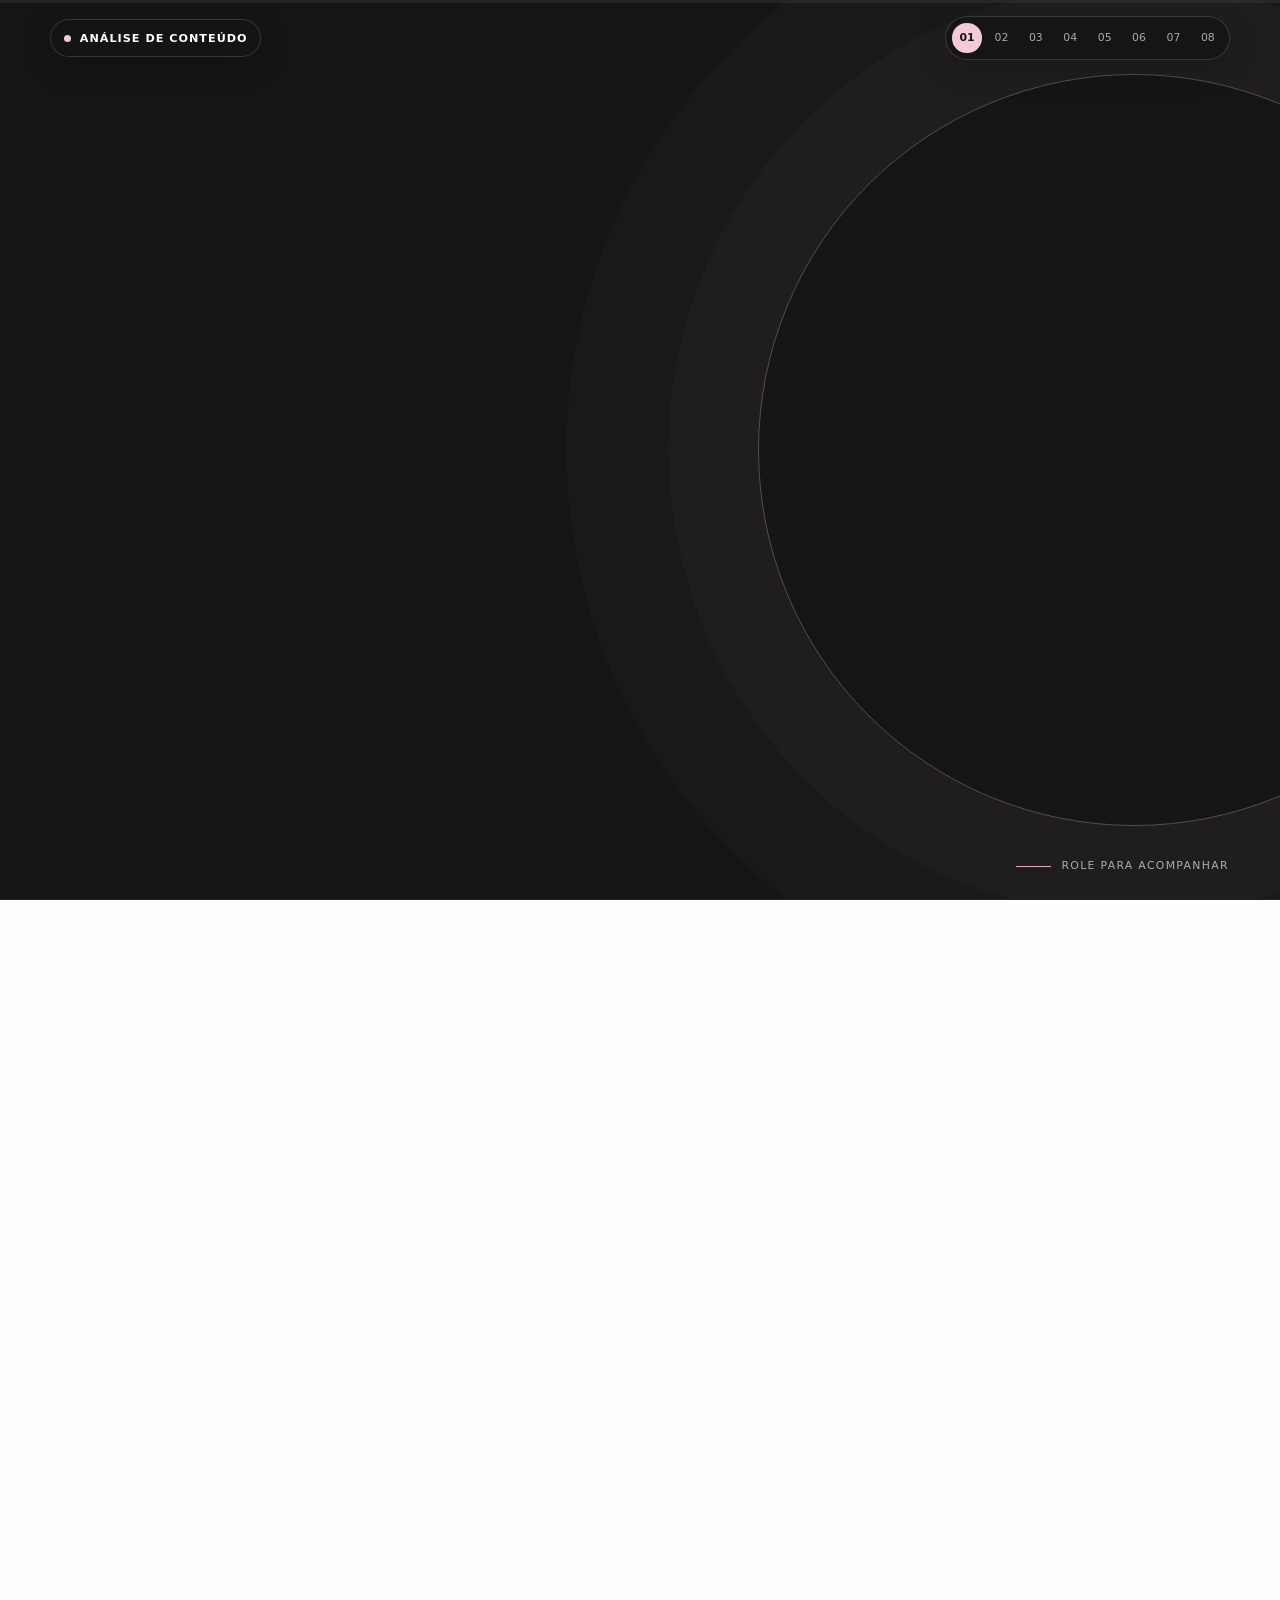
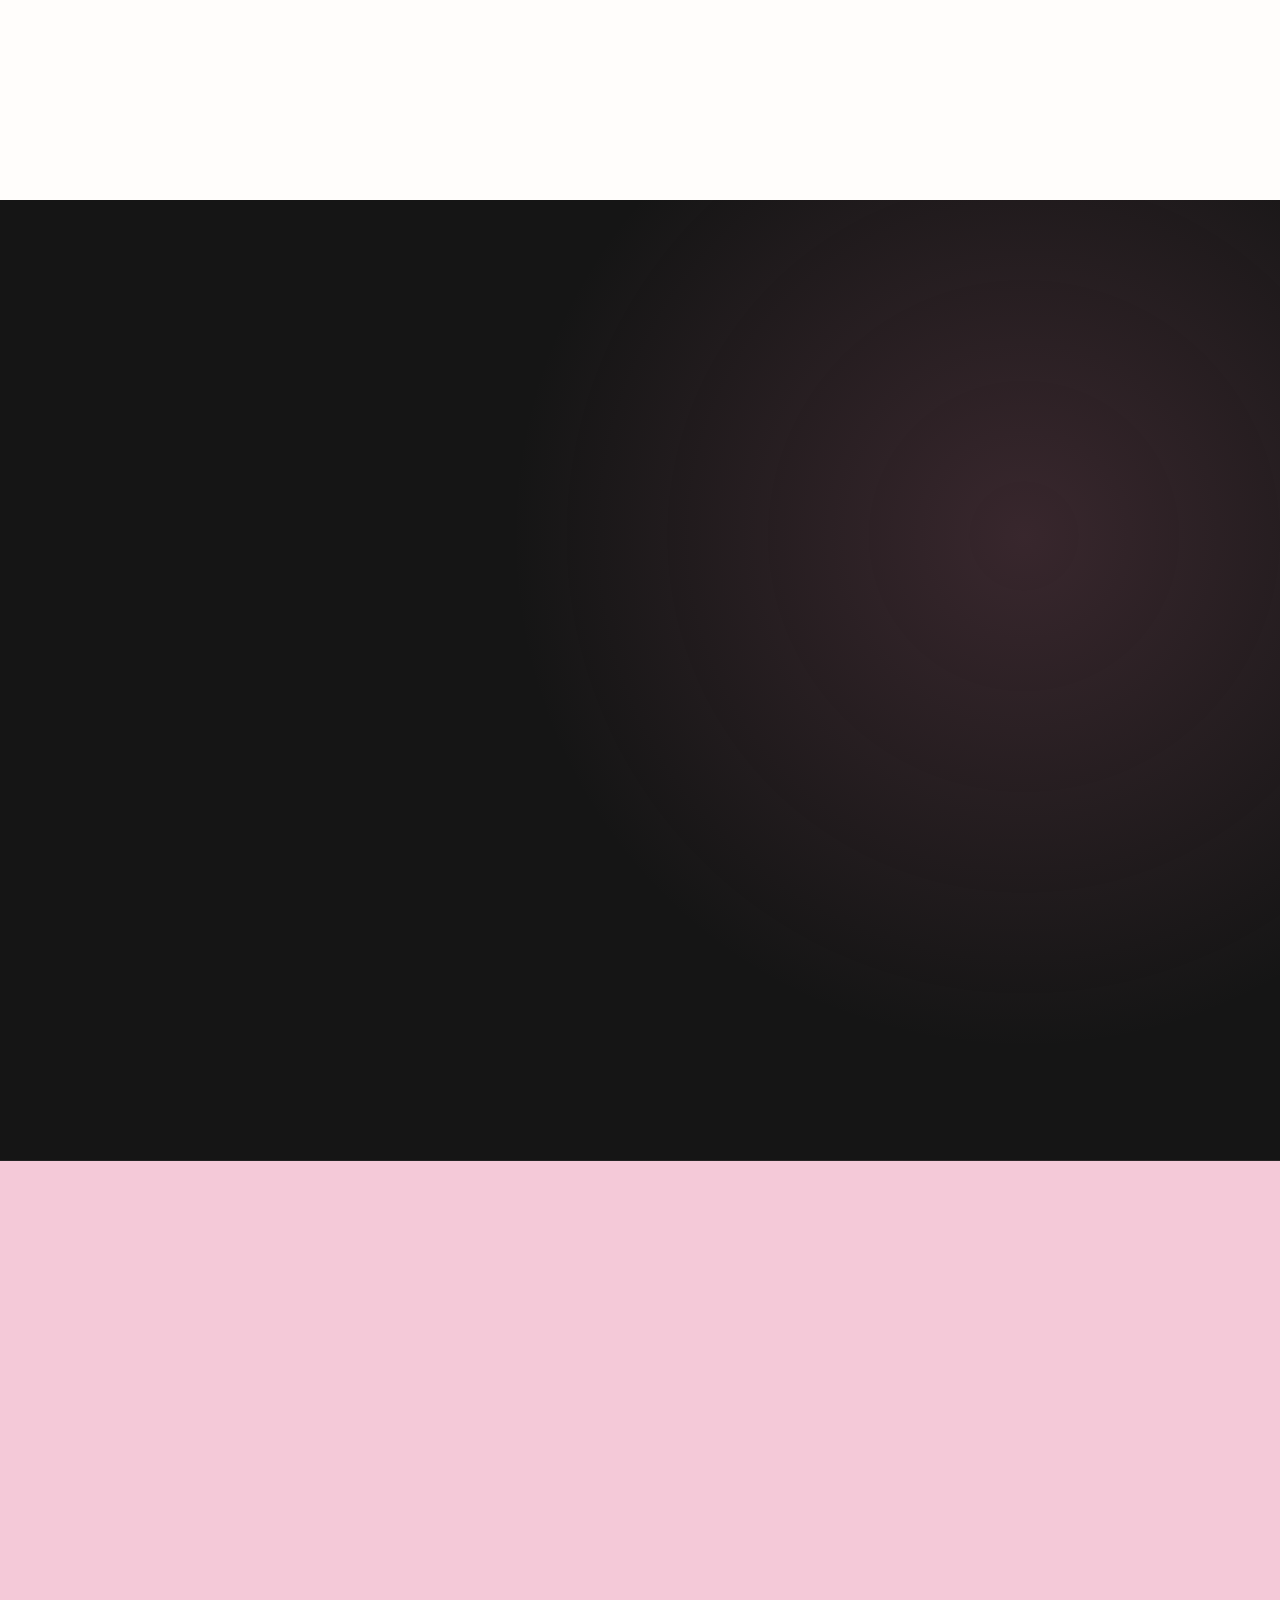
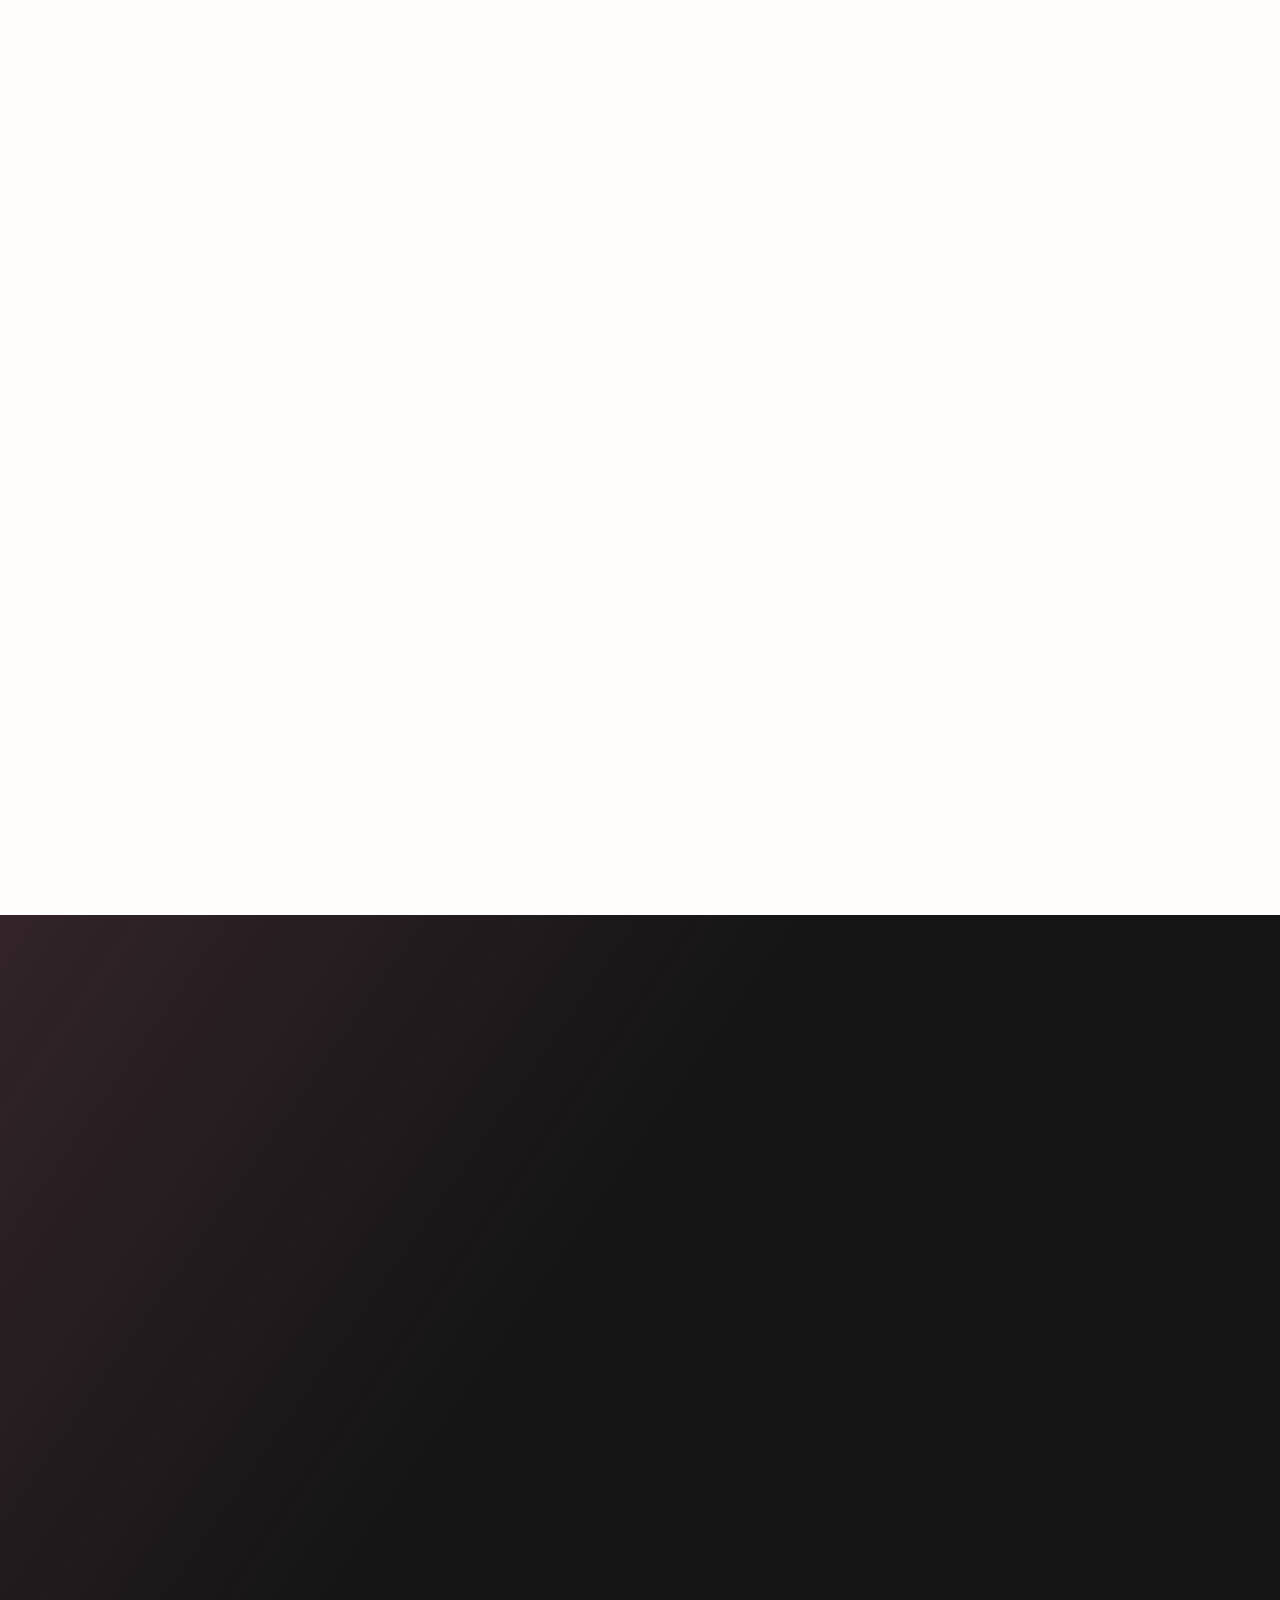
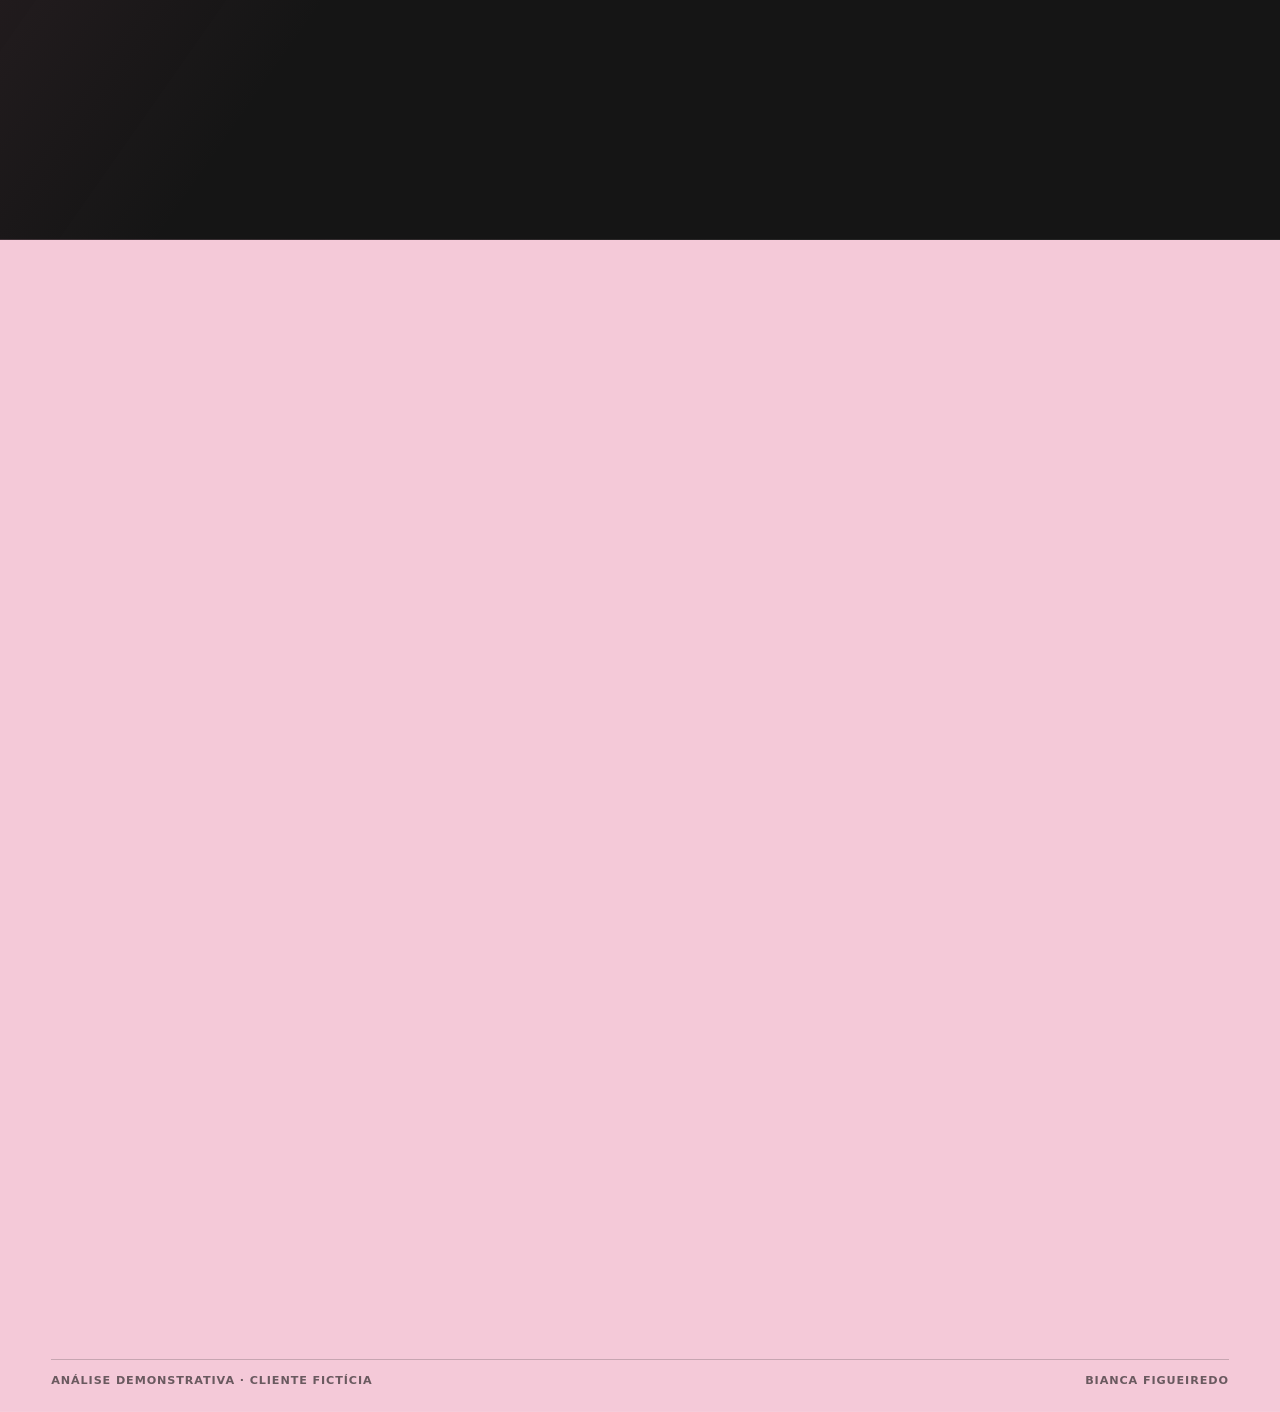
<file: analise-marina-azevedo/index.html>
<!doctype html>
<html lang="pt-BR">
<head>
  <meta charset="utf-8">
  <meta name="viewport" content="width=device-width, initial-scale=1">
  <meta name="theme-color" content="#151515">
  <meta name="description" content="Análise de desempenho de conteúdo de Marina Azevedo, psicóloga.">
  <meta property="og:title" content="Análise de conteúdo — Marina Azevedo">
  <meta property="og:description" content="O que 46.750 visualizações revelam sobre descoberta, repetição e vínculo.">
  <title>Análise de conteúdo — Marina Azevedo</title>
  <style>
    :root {
      --bc-coal: #151515;
      --bc-coal-soft: #1d1c1d;
      --bc-pink: #f4c9d8;
      --bc-white: #fffdfb;
      --bc-support: #e7a7be;
      --bc-deep: #a85f79;
      --bc-muted: rgba(255, 253, 251, 0.64);
      --bc-line: rgba(255, 253, 251, 0.15);
      --bc-line-pink: rgba(244, 201, 216, 0.3);
      --bc-max: 1180px;
      --bc-pad: clamp(1.25rem, 4vw, 4rem);
      --bc-radius: 1.5rem;
      --bc-ease: cubic-bezier(0.16, 1, 0.3, 1);
    }

    *, *::before, *::after { box-sizing: border-box; }

    html {
      background: var(--bc-coal);
      color-scheme: dark;
      scroll-behavior: smooth;
      overflow-x: clip;
    }

    body {
      margin: 0;
      min-width: 320px;
      overflow-x: clip;
      background: var(--bc-coal);
      color: var(--bc-white);
      font-family: Inter, ui-sans-serif, system-ui, -apple-system, BlinkMacSystemFont, "Segoe UI", sans-serif;
      font-size: clamp(1rem, 0.96rem + 0.2vw, 1.12rem);
      line-height: 1.55;
      text-rendering: optimizeLegibility;
    }

    a { color: inherit; }

    button, a { -webkit-tap-highlight-color: transparent; }

    .skip-link {
      position: fixed;
      z-index: 100;
      top: 0.75rem;
      left: 0.75rem;
      padding: 0.7rem 1rem;
      border-radius: 999px;
      background: var(--bc-white);
      color: var(--bc-coal);
      font-weight: 750;
      transform: translateY(-180%);
      transition: transform 180ms ease;
    }

    .skip-link:focus { transform: translateY(0); }

    .progress {
      position: fixed;
      z-index: 90;
      inset: 0 0 auto;
      height: 3px;
      background: rgba(255, 255, 255, 0.06);
    }

    .progress__bar {
      width: 0;
      height: 100%;
      background: linear-gradient(90deg, var(--bc-deep), var(--bc-pink));
      transform-origin: left center;
      transition: width 100ms linear;
    }

    .topbar {
      position: fixed;
      z-index: 80;
      top: 1rem;
      right: max(1rem, env(safe-area-inset-right));
      left: max(1rem, env(safe-area-inset-left));
      display: flex;
      align-items: center;
      justify-content: space-between;
      max-width: var(--bc-max);
      margin-inline: auto;
      pointer-events: none;
    }

    .topbar__identity,
    .section-nav {
      pointer-events: auto;
      border: 1px solid var(--bc-line);
      background: rgba(21, 21, 21, 0.8);
      box-shadow: 0 0.5rem 2rem rgba(0, 0, 0, 0.18);
      backdrop-filter: blur(14px);
    }

    .topbar__identity {
      display: flex;
      align-items: center;
      gap: 0.55rem;
      min-height: 2.35rem;
      padding: 0.45rem 0.8rem;
      border-radius: 999px;
      font-size: 0.7rem;
      font-weight: 750;
      letter-spacing: 0.09em;
      text-transform: uppercase;
    }

    .topbar__identity::before {
      content: "";
      width: 0.45rem;
      height: 0.45rem;
      border-radius: 50%;
      background: var(--bc-pink);
    }

    .section-nav {
      display: flex;
      align-items: center;
      gap: 0.3rem;
      padding: 0.4rem;
      border-radius: 999px;
    }

    .section-nav a {
      display: grid;
      width: 1.7rem;
      height: 1.7rem;
      place-items: center;
      border-radius: 50%;
      color: var(--bc-muted);
      font-size: 0.68rem;
      font-variant-numeric: tabular-nums;
      text-decoration: none;
      transition: color 220ms ease, background 220ms ease, transform 220ms ease;
    }

    .section-nav a:hover,
    .section-nav a:focus-visible {
      color: var(--bc-white);
      background: rgba(255, 255, 255, 0.1);
      outline: none;
      transform: translateY(-1px);
    }

    .section-nav a[aria-current="true"] {
      background: var(--bc-pink);
      color: var(--bc-coal);
      font-weight: 800;
    }

    main { position: relative; }

    .panel {
      position: relative;
      min-height: 100svh;
      display: grid;
      align-items: center;
      padding: clamp(6rem, 10vh, 8rem) var(--bc-pad) clamp(4rem, 8vh, 7rem);
      isolation: isolate;
      overflow: hidden;
      border-bottom: 1px solid rgba(255, 255, 255, 0.06);
    }

    .panel__inner {
      width: min(100%, var(--bc-max));
      margin-inline: auto;
    }

    .panel__number {
      display: flex;
      align-items: center;
      gap: 0.75rem;
      margin-bottom: clamp(1.5rem, 3vw, 2.8rem);
      color: var(--bc-support);
      font-size: 0.72rem;
      font-weight: 780;
      letter-spacing: 0.14em;
      text-transform: uppercase;
    }

    .panel__number::after {
      content: "";
      width: clamp(2.5rem, 8vw, 7.5rem);
      height: 1px;
      background: currentColor;
      opacity: 0.65;
    }

    h1, h2, h3, p { margin-top: 0; }

    h1, h2, h3 {
      font-family: Georgia, "Times New Roman", serif;
      font-weight: 500;
      letter-spacing: -0.045em;
    }

    h1 {
      max-width: 12ch;
      margin-bottom: 1.4rem;
      font-size: clamp(3.8rem, 10.8vw, 9rem);
      line-height: 0.88;
    }

    h2 {
      max-width: 12ch;
      margin-bottom: clamp(1.5rem, 3vw, 2.4rem);
      font-size: clamp(2.65rem, 7vw, 6.6rem);
      line-height: 0.95;
    }

    h3 {
      margin-bottom: 0.7rem;
      font-size: clamp(1.35rem, 2.4vw, 2rem);
      line-height: 1.1;
    }

    p { max-width: 65ch; }

    .lead {
      max-width: 58ch;
      color: var(--bc-muted);
      font-size: clamp(1.1rem, 1rem + 0.65vw, 1.55rem);
      line-height: 1.45;
    }

    .eyebrow {
      margin-bottom: 1rem;
      color: var(--bc-pink);
      font-size: 0.76rem;
      font-weight: 780;
      letter-spacing: 0.15em;
      text-transform: uppercase;
    }

    .micro {
      color: var(--bc-muted);
      font-size: 0.86rem;
      line-height: 1.5;
    }

    .accent { color: var(--bc-pink); }

    .hero::before {
      content: "";
      position: absolute;
      z-index: -1;
      width: min(63vw, 47rem);
      aspect-ratio: 1;
      right: min(-18vw, -5rem);
      top: 50%;
      border: 1px solid var(--bc-line-pink);
      border-radius: 50%;
      transform: translateY(-50%);
      box-shadow: 0 0 0 clamp(2rem, 7vw, 6rem) rgba(244, 201, 216, 0.025),
                  0 0 0 clamp(6rem, 15vw, 13rem) rgba(244, 201, 216, 0.018);
    }

    .hero__grid {
      display: grid;
      grid-template-columns: minmax(0, 1fr) minmax(14rem, 0.38fr);
      gap: clamp(2rem, 7vw, 7rem);
      align-items: end;
    }

    .hero__meta {
      padding: 1.5rem 0 0 1.3rem;
      border-left: 1px solid var(--bc-support);
    }

    .hero__meta p { margin-bottom: 0.3rem; }

    .hero__meta strong {
      display: block;
      margin-bottom: 0.75rem;
      color: var(--bc-white);
      font-size: 1rem;
    }

    .scroll-note {
      position: absolute;
      right: var(--bc-pad);
      bottom: 1.5rem;
      display: flex;
      align-items: center;
      gap: 0.65rem;
      color: var(--bc-muted);
      font-size: 0.68rem;
      letter-spacing: 0.12em;
      text-transform: uppercase;
    }

    .scroll-note::before {
      content: "";
      width: 2.2rem;
      height: 1px;
      background: var(--bc-support);
    }

    .overview { background: var(--bc-white); color: var(--bc-coal); }
    .overview .panel__number, .overview .eyebrow { color: var(--bc-deep); }
    .overview .lead, .overview .micro { color: rgba(21, 21, 21, 0.66); }

    .metric-stage {
      display: grid;
      grid-template-columns: 1.35fr 0.9fr;
      gap: clamp(2rem, 7vw, 7rem);
      align-items: end;
    }

    .metric-primary__value {
      display: block;
      font-family: Georgia, "Times New Roman", serif;
      font-size: clamp(5rem, 15vw, 12rem);
      line-height: 0.78;
      letter-spacing: -0.075em;
    }

    .metric-primary__label {
      display: block;
      max-width: 28rem;
      margin-top: 1.5rem;
      padding-top: 1rem;
      border-top: 1px solid rgba(21, 21, 21, 0.2);
      font-weight: 700;
    }

    .metric-secondary {
      display: grid;
      gap: 0;
      border-top: 1px solid rgba(21, 21, 21, 0.22);
    }

    .metric-row {
      display: flex;
      align-items: baseline;
      justify-content: space-between;
      gap: 1rem;
      padding: 1.3rem 0;
      border-bottom: 1px solid rgba(21, 21, 21, 0.22);
    }

    .metric-row strong {
      font-family: Georgia, "Times New Roman", serif;
      font-size: clamp(2rem, 4vw, 3.6rem);
      font-weight: 500;
      letter-spacing: -0.05em;
    }

    .metric-row span { max-width: 12ch; color: rgba(21, 21, 21, 0.62); text-align: right; }

    .repetition {
      background:
        radial-gradient(circle at 80% 35%, rgba(168, 95, 121, 0.24), transparent 32rem),
        var(--bc-coal);
    }

    .repeat-grid {
      display: grid;
      grid-template-columns: minmax(0, 0.85fr) minmax(20rem, 1.15fr);
      gap: clamp(2.5rem, 8vw, 8rem);
      align-items: center;
    }

    .repeat-visual {
      position: relative;
      width: min(100%, 34rem);
      aspect-ratio: 1;
      display: grid;
      place-items: center;
      justify-self: end;
    }

    .repeat-visual::before,
    .repeat-visual::after {
      content: "";
      position: absolute;
      inset: 0;
      border: 1px solid var(--bc-line-pink);
      border-radius: 50%;
    }

    .repeat-visual::after {
      inset: 11%;
      border-color: var(--bc-pink);
      border-right-color: transparent;
      transform: rotate(-12deg);
    }

    .repeat-visual__number {
      font-family: Georgia, "Times New Roman", serif;
      font-size: clamp(6rem, 16vw, 12rem);
      line-height: 0.8;
      letter-spacing: -0.08em;
    }

    .repeat-visual__label {
      position: absolute;
      bottom: 18%;
      width: 12rem;
      color: var(--bc-muted);
      font-size: 0.76rem;
      font-weight: 700;
      letter-spacing: 0.1em;
      text-align: center;
      text-transform: uppercase;
    }

    .interpretation {
      margin-top: 2rem;
      padding-left: 1.25rem;
      border-left: 3px solid var(--bc-support);
      color: var(--bc-white);
      font-size: clamp(1.1rem, 1rem + 0.4vw, 1.35rem);
    }

    .interactions {
      background: var(--bc-pink);
      color: var(--bc-coal);
    }

    .interactions .panel__number, .interactions .eyebrow { color: #713d50; }
    .interactions .lead, .interactions .micro { color: rgba(21, 21, 21, 0.68); }

    .interaction-grid {
      display: grid;
      grid-template-columns: minmax(0, 0.78fr) minmax(22rem, 1.22fr);
      gap: clamp(2.5rem, 8vw, 8rem);
      align-items: end;
    }

    .bars {
      display: grid;
      gap: 1.05rem;
      align-self: center;
    }

    .bar-item {
      display: grid;
      grid-template-columns: minmax(7.5rem, 1fr) minmax(8rem, 3fr) 3rem;
      gap: 0.9rem;
      align-items: center;
    }

    .bar-item__label { font-size: 0.82rem; font-weight: 720; }

    .bar-item__track {
      height: clamp(0.55rem, 1.2vw, 0.9rem);
      overflow: hidden;
      background: rgba(21, 21, 21, 0.12);
      border-radius: 999px;
    }

    .bar-item__fill {
      display: block;
      width: var(--value);
      height: 100%;
      border-radius: inherit;
      background: var(--bc-coal);
      transform-origin: left center;
      transform: scaleX(0);
      transition: transform 900ms var(--bc-ease);
    }

    .is-visible .bar-item__fill { transform: scaleX(1); }

    .bar-item__value {
      font-family: Georgia, "Times New Roman", serif;
      font-size: 1.3rem;
      text-align: right;
    }

    .interaction-note {
      margin-top: 2rem;
      padding-top: 1.2rem;
      border-top: 1px solid rgba(21, 21, 21, 0.22);
      font-size: 0.95rem;
    }

    .circulation { background: #1a191a; }

    .factor-layout {
      display: grid;
      grid-template-columns: minmax(0, 0.8fr) minmax(0, 1.2fr);
      gap: clamp(2.5rem, 8vw, 8rem);
      align-items: start;
    }

    .factors { counter-reset: factor; border-top: 1px solid var(--bc-line); }

    .factor {
      counter-increment: factor;
      display: grid;
      grid-template-columns: 2.4rem minmax(0, 1fr);
      gap: 1rem;
      padding: clamp(1.2rem, 2.5vw, 2rem) 0;
      border-bottom: 1px solid var(--bc-line);
    }

    .factor::before {
      content: "0" counter(factor);
      padding-top: 0.2rem;
      color: var(--bc-support);
      font-size: 0.7rem;
      font-weight: 800;
      letter-spacing: 0.08em;
    }

    .factor p { margin-bottom: 0; color: var(--bc-muted); font-size: 0.94rem; }

    .bond {
      background: var(--bc-white);
      color: var(--bc-coal);
    }

    .bond .panel__number, .bond .eyebrow { color: var(--bc-deep); }
    .bond .lead, .bond .micro { color: rgba(21, 21, 21, 0.66); }

    .contrast-layout {
      display: grid;
      grid-template-columns: 1fr 1px 1fr;
      gap: clamp(1.5rem, 5vw, 5rem);
      align-items: stretch;
    }

    .contrast-divider { background: rgba(21, 21, 21, 0.18); }

    .contrast-block {
      min-height: 22rem;
      display: flex;
      flex-direction: column;
      justify-content: space-between;
      padding-block: 0.5rem;
    }

    .contrast-block__value {
      display: block;
      margin-bottom: 1rem;
      font-family: Georgia, "Times New Roman", serif;
      font-size: clamp(4.5rem, 11vw, 9rem);
      line-height: 0.84;
      letter-spacing: -0.07em;
    }

    .contrast-block__label {
      color: rgba(21, 21, 21, 0.6);
      font-size: 0.76rem;
      font-weight: 760;
      letter-spacing: 0.12em;
      text-transform: uppercase;
    }

    .contrast-block p { margin-bottom: 0; font-size: 1rem; }

    .contrast-block--soft .contrast-block__value { color: var(--bc-deep); }

    .positioning {
      background:
        linear-gradient(125deg, rgba(168, 95, 121, 0.2), transparent 42%),
        var(--bc-coal);
    }

    .position-grid {
      display: grid;
      grid-template-columns: minmax(0, 0.75fr) minmax(0, 1.25fr);
      gap: clamp(2.5rem, 8vw, 8rem);
      align-items: center;
    }

    .position-map {
      position: relative;
      display: grid;
      gap: 1rem;
      padding-left: 2.5rem;
    }

    .position-map::before {
      content: "";
      position: absolute;
      top: 1.5rem;
      bottom: 1.5rem;
      left: 0.7rem;
      width: 1px;
      background: linear-gradient(var(--bc-support), var(--bc-deep));
    }

    .position-step {
      position: relative;
      padding: 1.25rem 1.35rem;
      border: 1px solid var(--bc-line);
      border-radius: 1rem;
      background: rgba(255, 255, 255, 0.025);
    }

    .position-step::before {
      content: "";
      position: absolute;
      top: 50%;
      left: -2.15rem;
      width: 0.65rem;
      height: 0.65rem;
      border: 2px solid var(--bc-coal);
      border-radius: 50%;
      background: var(--bc-support);
      box-shadow: 0 0 0 1px var(--bc-support);
      transform: translateY(-50%);
    }

    .position-step strong { display: block; margin-bottom: 0.25rem; font-size: 1rem; }
    .position-step p { margin-bottom: 0; color: var(--bc-muted); font-size: 0.9rem; }

    .next-test { background: var(--bc-pink); color: var(--bc-coal); }
    .next-test .panel__number, .next-test .eyebrow { color: #713d50; }
    .next-test .lead, .next-test .micro { color: rgba(21, 21, 21, 0.68); }

    .test-layout {
      display: grid;
      grid-template-columns: minmax(0, 0.72fr) minmax(0, 1.28fr);
      gap: clamp(2.5rem, 8vw, 8rem);
      align-items: start;
    }

    .decisions { counter-reset: decision; border-top: 1px solid rgba(21, 21, 21, 0.25); }

    .decision {
      counter-increment: decision;
      display: grid;
      grid-template-columns: clamp(2.8rem, 5vw, 4.5rem) minmax(0, 1fr);
      gap: 1rem;
      padding: clamp(1.25rem, 3vw, 2rem) 0;
      border-bottom: 1px solid rgba(21, 21, 21, 0.25);
    }

    .decision::before {
      content: "0" counter(decision);
      font-family: Georgia, "Times New Roman", serif;
      font-size: clamp(1.7rem, 3vw, 2.6rem);
      line-height: 1;
    }

    .decision p { margin-bottom: 0; color: rgba(21, 21, 21, 0.7); font-size: 0.95rem; }

    .closing-question {
      margin: clamp(3rem, 8vw, 7rem) auto 0;
      max-width: 18ch;
      font-family: Georgia, "Times New Roman", serif;
      font-size: clamp(2rem, 5vw, 4.7rem);
      line-height: 1.02;
      letter-spacing: -0.045em;
      text-align: center;
    }

    .signature {
      position: absolute;
      right: var(--bc-pad);
      bottom: 1.35rem;
      left: var(--bc-pad);
      display: flex;
      justify-content: space-between;
      gap: 1rem;
      padding-top: 0.8rem;
      border-top: 1px solid rgba(21, 21, 21, 0.2);
      color: rgba(21, 21, 21, 0.62);
      font-size: 0.7rem;
      font-weight: 700;
      letter-spacing: 0.08em;
      text-transform: uppercase;
    }

    .reveal {
      opacity: 0;
      transform: translateY(1.5rem);
      transition: opacity 700ms var(--bc-ease), transform 700ms var(--bc-ease);
    }

    .reveal.is-visible { opacity: 1; transform: none; }

    @media (min-width: 992px) {
      .panel { scroll-margin-top: 0; }
      .hero__meta { margin-bottom: 1rem; }
      .section-nav a { width: 1.85rem; height: 1.85rem; }
    }

    @media (min-width: 768px) and (max-width: 991px) {
      .panel { padding-inline: clamp(2rem, 6vw, 4rem); }
      .hero__grid { padding-top: 2rem; }
    }

    @media (max-width: 991px) {
      .hero__grid,
      .metric-stage,
      .repeat-grid,
      .interaction-grid,
      .factor-layout,
      .position-grid,
      .test-layout {
        grid-template-columns: 1fr;
      }

      .hero__meta { max-width: 26rem; }
      .repeat-visual { justify-self: center; width: min(85vw, 30rem); }
      .interaction-grid, .factor-layout, .position-grid, .test-layout { gap: 2rem; }
      .contrast-block { min-height: 18rem; }
    }

    @media (max-width: 767px) {
      .topbar { top: 0.65rem; right: 0.65rem; left: 0.65rem; }
      .topbar__identity { min-height: 2rem; padding-inline: 0.65rem; font-size: 0.61rem; }
      .topbar__identity span { display: none; }
      .section-nav { gap: 0.1rem; padding: 0.3rem; }
      .section-nav a { width: 1.55rem; height: 1.55rem; font-size: 0.61rem; }
      .panel { min-height: 100svh; padding-top: 5.5rem; padding-bottom: 5rem; }
      .panel__number { margin-bottom: 1.25rem; }
      h1 { font-size: clamp(3.45rem, 18vw, 5.6rem); }
      h2 { max-width: 14ch; font-size: clamp(2.45rem, 13vw, 4.4rem); }
      .hero::before { width: 120vw; right: -72vw; }
      .scroll-note { display: none; }
      .metric-primary__value { font-size: clamp(4.7rem, 23vw, 8rem); }
      .metric-secondary { margin-top: 1rem; }
      .repeat-visual { width: min(82vw, 24rem); }
      .repeat-visual__number { font-size: clamp(5.5rem, 28vw, 9rem); }
      .bar-item { grid-template-columns: 6.8rem minmax(4rem, 1fr) 2.4rem; gap: 0.6rem; }
      .bar-item__label { font-size: 0.74rem; }
      .bar-item__value { font-size: 1.05rem; }
      .contrast-layout { grid-template-columns: 1fr; gap: 2rem; }
      .contrast-divider { width: 100%; height: 1px; }
      .contrast-block { min-height: auto; gap: 2.4rem; }
      .contrast-block__value { font-size: clamp(4rem, 24vw, 7rem); }
      .position-map { padding-left: 2rem; }
      .position-step::before { left: -1.65rem; }
      .closing-question { margin-top: 3.5rem; }
      .signature { right: 1.25rem; left: 1.25rem; flex-direction: column; gap: 0.25rem; }
    }

    @media (prefers-reduced-motion: reduce) {
      *, *::before, *::after {
        animation-duration: 0.01ms !important;
        animation-iteration-count: 1 !important;
        scroll-behavior: auto !important;
        transition-duration: 0.01ms !important;
      }

      .reveal { opacity: 1; transform: none; }
      .bar-item__fill { transform: scaleX(1); }
    }

    @media print {
      .topbar, .progress, .scroll-note, .skip-link { display: none !important; }
      .panel { min-height: 100vh; break-after: page; }
      .reveal { opacity: 1; transform: none; }
      .bar-item__fill { transform: scaleX(1); }
    }
  </style>
</head>
<body>
  <a class="skip-link" href="#conteudo">Ir para o conteúdo</a>

  <div class="progress" role="progressbar" aria-label="Progresso da apresentação" aria-valuemin="0" aria-valuemax="100" aria-valuenow="0">
    <div class="progress__bar" id="progressBar"></div>
  </div>

  <header class="topbar" aria-label="Navegação da análise">
    <div class="topbar__identity"><span>Análise de conteúdo</span></div>
    <nav class="section-nav" aria-label="Ir para uma seção">
      <a href="#inicio" aria-label="Seção 1: Capa">01</a>
      <a href="#resultado" aria-label="Seção 2: Visão geral">02</a>
      <a href="#repeticao" aria-label="Seção 3: Sinal de repetição">03</a>
      <a href="#interacoes" aria-label="Seção 4: Interações">04</a>
      <a href="#circulacao" aria-label="Seção 5: Motivos da circulação">05</a>
      <a href="#vinculo" aria-label="Seção 6: Alcance e vínculo">06</a>
      <a href="#posicionamento" aria-label="Seção 7: Posicionamento">07</a>
      <a href="#proximo-teste" aria-label="Seção 8: Próximo teste">08</a>
    </nav>
  </header>

  <main id="conteudo">
    <section class="panel hero" id="inicio" aria-labelledby="titulo-inicio">
      <div class="panel__inner hero__grid reveal">
        <div>
          <p class="eyebrow">Análise de desempenho de conteúdo</p>
          <h1 id="titulo-inicio">Marina <span class="accent">Azevedo</span></h1>
          <p class="lead">O que um Reel com 46.750 visualizações revela sobre descoberta, repetição e vínculo com o perfil.</p>
        </div>
        <aside class="hero__meta" aria-label="Informações da profissional">
          <p class="micro">Cliente fictícia</p>
          <strong>Marina Azevedo</strong>
          <p class="micro">Psicóloga</p>
          <p class="micro">Ansiedade, autocobrança e rotina emocional de mulheres adultas</p>
        </aside>
      </div>
      <div class="scroll-note" aria-hidden="true">Role para acompanhar</div>
    </section>

    <section class="panel overview" id="resultado" aria-labelledby="titulo-resultado">
      <div class="panel__inner reveal">
        <div class="panel__number">02 · Visão geral</div>
        <div class="metric-stage">
          <div class="metric-primary">
            <p class="eyebrow">Distribuição do Reel</p>
            <strong class="metric-primary__value">46.750</strong>
            <span class="metric-primary__label">visualizações, com circulação muito acima do padrão</span>
          </div>
          <div>
            <div class="metric-secondary" aria-label="Métricas principais">
              <div class="metric-row">
                <strong>24.330</strong>
                <span>visualizadores únicos</span>
              </div>
              <div class="metric-row">
                <strong>1,92</strong>
                <span>visualização por pessoa</span>
              </div>
            </div>
            <p class="micro" style="margin-top: 1.25rem;">O alcance colocou o tema diante de muita gente. A média indica que parte desse público encontrou o vídeo novamente ou decidiu revê-lo.</p>
          </div>
        </div>
      </div>
    </section>

    <section class="panel repetition" id="repeticao" aria-labelledby="titulo-repeticao">
      <div class="panel__inner repeat-grid reveal">
        <div>
          <div class="panel__number">03 · O sinal de repetição</div>
          <p class="eyebrow">Quase duas vezes por pessoa</p>
          <h2 id="titulo-repeticao">O conteúdo ganhou uma <span class="accent">segunda olhada.</span></h2>
          <p class="lead">A relação entre 46.750 visualizações e 24.330 pessoas alcançadas chega a uma média aproximada de 1,92.</p>
          <p class="interpretation">Esse número sugere replay ou reexposição enquanto o público consumia a informação. É um sinal de atenção, não uma prova isolada de retenção.</p>
        </div>
        <div class="repeat-visual" aria-label="Média aproximada de 1,92 visualização por pessoa">
          <div class="repeat-visual__number">1,92</div>
          <div class="repeat-visual__label">visualização por pessoa</div>
        </div>
      </div>
    </section>

    <section class="panel interactions" id="interacoes" aria-labelledby="titulo-interacoes">
      <div class="panel__inner interaction-grid reveal">
        <div>
          <div class="panel__number">04 · O que o público fez</div>
          <p class="eyebrow">Resposta ao conteúdo</p>
          <h2 id="titulo-interacoes">O gesto mais comum foi <em>curtir.</em></h2>
          <p class="lead">Os 74 compartilhamentos também importam: alguém considerou o tema útil ou reconhecível o bastante para levá-lo a outra pessoa.</p>
          <p class="interaction-note">Salvamentos e compartilhamentos ajudam a explicar a circulação. Comentários, reposts e novos seguidores ficaram bem abaixo das curtidas.</p>
        </div>
        <div class="bars" role="img" aria-label="Comparação das interações: 425 curtidas, 74 compartilhamentos, 32 salvamentos, 20 novos seguidores, 10 reposts e 5 comentários">
          <div class="bar-item">
            <span class="bar-item__label">Curtidas</span>
            <span class="bar-item__track"><span class="bar-item__fill" style="--value: 100%"></span></span>
            <strong class="bar-item__value">425</strong>
          </div>
          <div class="bar-item">
            <span class="bar-item__label">Compartilhamentos</span>
            <span class="bar-item__track"><span class="bar-item__fill" style="--value: 17.4%"></span></span>
            <strong class="bar-item__value">74</strong>
          </div>
          <div class="bar-item">
            <span class="bar-item__label">Salvamentos</span>
            <span class="bar-item__track"><span class="bar-item__fill" style="--value: 7.5%"></span></span>
            <strong class="bar-item__value">32</strong>
          </div>
          <div class="bar-item">
            <span class="bar-item__label">Novos seguidores</span>
            <span class="bar-item__track"><span class="bar-item__fill" style="--value: 4.7%"></span></span>
            <strong class="bar-item__value">20</strong>
          </div>
          <div class="bar-item">
            <span class="bar-item__label">Reposts</span>
            <span class="bar-item__track"><span class="bar-item__fill" style="--value: 2.4%"></span></span>
            <strong class="bar-item__value">10</strong>
          </div>
          <div class="bar-item">
            <span class="bar-item__label">Comentários</span>
            <span class="bar-item__track"><span class="bar-item__fill" style="--value: 1.2%"></span></span>
            <strong class="bar-item__value">5</strong>
          </div>
        </div>
      </div>
    </section>

    <section class="panel circulation" id="circulacao" aria-labelledby="titulo-circulacao">
      <div class="panel__inner factor-layout reveal">
        <div>
          <div class="panel__number">05 · Por que circulou</div>
          <p class="eyebrow">Quatro sinais do desempenho</p>
          <h2 id="titulo-circulacao">O Reel facilitou a decisão de <span class="accent">continuar assistindo.</span></h2>
          <p class="lead">A distribuição veio de uma combinação específica. O tema encontrou uma experiência comum e o vídeo entregou essa ideia sem exigir esforço demais.</p>
        </div>
        <div class="factors">
          <article class="factor">
            <div>
              <h3>Interrupção visual</h3>
              <p>O primeiro enquadramento criou contraste suficiente para interromper o movimento do feed.</p>
            </div>
          </article>
          <article class="factor">
            <div>
              <h3>Tema emocionalmente reconhecível</h3>
              <p>Ansiedade e autocobrança aparecem em situações que muitas mulheres identificam na própria rotina.</p>
            </div>
          </article>
          <article class="factor">
            <div>
              <h3>Promessa simples</h3>
              <p>O público entendeu cedo o que receberia ao continuar no vídeo, sem uma introdução longa.</p>
            </div>
          </article>
          <article class="factor">
            <div>
              <h3>Informação fácil de compartilhar</h3>
              <p>O conteúdo podia ser enviado a alguém sem contexto adicional, o que reduziu o atrito do compartilhamento.</p>
            </div>
          </article>
        </div>
      </div>
    </section>

    <section class="panel bond" id="vinculo" aria-labelledby="titulo-vinculo">
      <div class="panel__inner reveal">
        <div class="panel__number">06 · Alcance versus vínculo</div>
        <p class="eyebrow">Duas respostas diferentes</p>
        <h2 id="titulo-vinculo">Muita descoberta. <span style="color: var(--bc-deep);">Pouco crescimento do perfil.</span></h2>
        <div class="contrast-layout">
          <div class="contrast-block">
            <div>
              <span class="contrast-block__value">46.750</span>
              <span class="contrast-block__label">visualizações</span>
            </div>
            <p>O tema atravessou a base atual e apresentou o conteúdo a um público amplo. O resultado principal foi descoberta e conscientização.</p>
          </div>
          <div class="contrast-divider" aria-hidden="true"></div>
          <div class="contrast-block contrast-block--soft">
            <div>
              <span class="contrast-block__value">0,08%</span>
              <span class="contrast-block__label">conversão aproximada de visualizadores em seguidores</span>
            </div>
            <p>Foram 20 novos seguidores. A atenção chegou, mas a relação entre o assunto do Reel e a identidade de Marina ainda pode ficar mais evidente.</p>
          </div>
        </div>
      </div>
    </section>

    <section class="panel positioning" id="posicionamento" aria-labelledby="titulo-posicionamento">
      <div class="panel__inner position-grid reveal">
        <div>
          <div class="panel__number">07 · A oportunidade</div>
          <p class="eyebrow">Posicionamento</p>
          <h2 id="titulo-posicionamento">Usar o alcance para apresentar o <span class="accent">repertório de Marina.</span></h2>
          <p class="lead">O próximo conteúdo pode manter a porta de entrada que funcionou e acrescentar elementos que só poderiam vir desta profissional.</p>
        </div>
        <div class="position-map" aria-label="Caminho de posicionamento em três etapas">
          <article class="position-step">
            <strong>Começar pela situação reconhecível</strong>
            <p>Uma cena de autocobrança na rotina mantém a proximidade com o tema que despertou atenção.</p>
          </article>
          <article class="position-step">
            <strong>Incluir uma observação profissional</strong>
            <p>Marina pode explicar o padrão que percebe, com linguagem responsável e sem aconselhamento terapêutico.</p>
          </article>
          <article class="position-step">
            <strong>Fechar com continuidade editorial</strong>
            <p>Uma referência a outros conteúdos do perfil ajuda a pessoa a reconhecer o território que Marina explora.</p>
          </article>
        </div>
      </div>
    </section>

    <section class="panel next-test" id="proximo-teste" aria-labelledby="titulo-teste">
      <div class="panel__inner reveal">
        <div class="test-layout">
          <div>
            <div class="panel__number">08 · Próximo teste</div>
            <p class="eyebrow">Três decisões objetivas</p>
            <h2 id="titulo-teste">Repetir o que abriu atenção e observar o que gera <em>reconhecimento.</em></h2>
          </div>
          <div class="decisions">
            <article class="decision">
              <div>
                <h3>Preservar o início visual</h3>
                <p>Testar uma abertura com contraste e uma situação cotidiana ligada à autocobrança, mantendo a promessa fácil de entender.</p>
              </div>
            </article>
            <article class="decision">
              <div>
                <h3>Assinar o raciocínio</h3>
                <p>Inserir uma frase que conecte o assunto à forma como Marina observa ansiedade e rotina emocional no trabalho.</p>
              </div>
            </article>
            <article class="decision">
              <div>
                <h3>Comparar as respostas</h3>
                <p>Acompanhar visualizações por pessoa, compartilhamentos, visitas ao perfil e novos seguidores para entender onde o vínculo avançou.</p>
              </div>
            </article>
          </div>
        </div>
        <p class="closing-question">O próximo Reel será lembrado pelo tema ou também por quem explicou?</p>
      </div>
      <footer class="signature">
        <span>Análise demonstrativa · cliente fictícia</span>
        <span>Bianca Figueiredo</span>
      </footer>
    </section>
  </main>

  <script>
    (() => {
      const panels = [...document.querySelectorAll('.panel')];
      const navLinks = [...document.querySelectorAll('.section-nav a')];
      const progress = document.getElementById('progressBar');
      const reduceMotion = window.matchMedia('(prefers-reduced-motion: reduce)').matches;

      const updateProgress = () => {
        const maxScroll = document.documentElement.scrollHeight - window.innerHeight;
        const ratio = maxScroll > 0 ? window.scrollY / maxScroll : 0;
        const value = Math.min(100, Math.max(0, ratio * 100));
        progress.style.width = `${value}%`;
        progress.parentElement.setAttribute('role', 'progressbar');
        progress.parentElement.setAttribute('aria-label', 'Progresso da apresentação');
        progress.parentElement.setAttribute('aria-valuemin', '0');
        progress.parentElement.setAttribute('aria-valuemax', '100');
        progress.parentElement.setAttribute('aria-valuenow', Math.round(value));
      };

      const activeObserver = new IntersectionObserver((entries) => {
        const visible = entries
          .filter((entry) => entry.isIntersecting)
          .sort((a, b) => b.intersectionRatio - a.intersectionRatio)[0];
        if (!visible) return;
        navLinks.forEach((link) => {
          const active = link.getAttribute('href') === `#${visible.target.id}`;
          if (active) link.setAttribute('aria-current', 'true');
          else link.removeAttribute('aria-current');
        });
      }, { threshold: [0.35, 0.55, 0.75] });

      panels.forEach((panel) => activeObserver.observe(panel));

      if (reduceMotion) {
        document.querySelectorAll('.reveal').forEach((item) => item.classList.add('is-visible'));
      } else {
        const revealObserver = new IntersectionObserver((entries) => {
          entries.forEach((entry) => entry.target.classList.toggle('is-visible', entry.isIntersecting));
        }, { threshold: 0.12 });
        document.querySelectorAll('.reveal').forEach((item) => revealObserver.observe(item));
      }

      document.addEventListener('keydown', (event) => {
        if (!['ArrowDown', 'ArrowUp', 'PageDown', 'PageUp'].includes(event.key)) return;
        if (event.target.matches('a, button, input, textarea, select')) return;
        const viewportMiddle = window.scrollY + window.innerHeight * 0.5;
        const currentIndex = panels.reduce((best, panel, index) => {
          const center = panel.offsetTop + panel.offsetHeight * 0.5;
          return Math.abs(center - viewportMiddle) < Math.abs((panels[best].offsetTop + panels[best].offsetHeight * 0.5) - viewportMiddle) ? index : best;
        }, 0);
        const direction = ['ArrowDown', 'PageDown'].includes(event.key) ? 1 : -1;
        const targetIndex = Math.min(panels.length - 1, Math.max(0, currentIndex + direction));
        if (targetIndex !== currentIndex) {
          event.preventDefault();
          panels[targetIndex].scrollIntoView({ behavior: reduceMotion ? 'auto' : 'smooth' });
        }
      });

      let ticking = false;
      window.addEventListener('scroll', () => {
        if (ticking) return;
        ticking = true;
        requestAnimationFrame(() => {
          updateProgress();
          ticking = false;
        });
      }, { passive: true });

      updateProgress();
    })();
  </script>
</body>
</html>
</file>
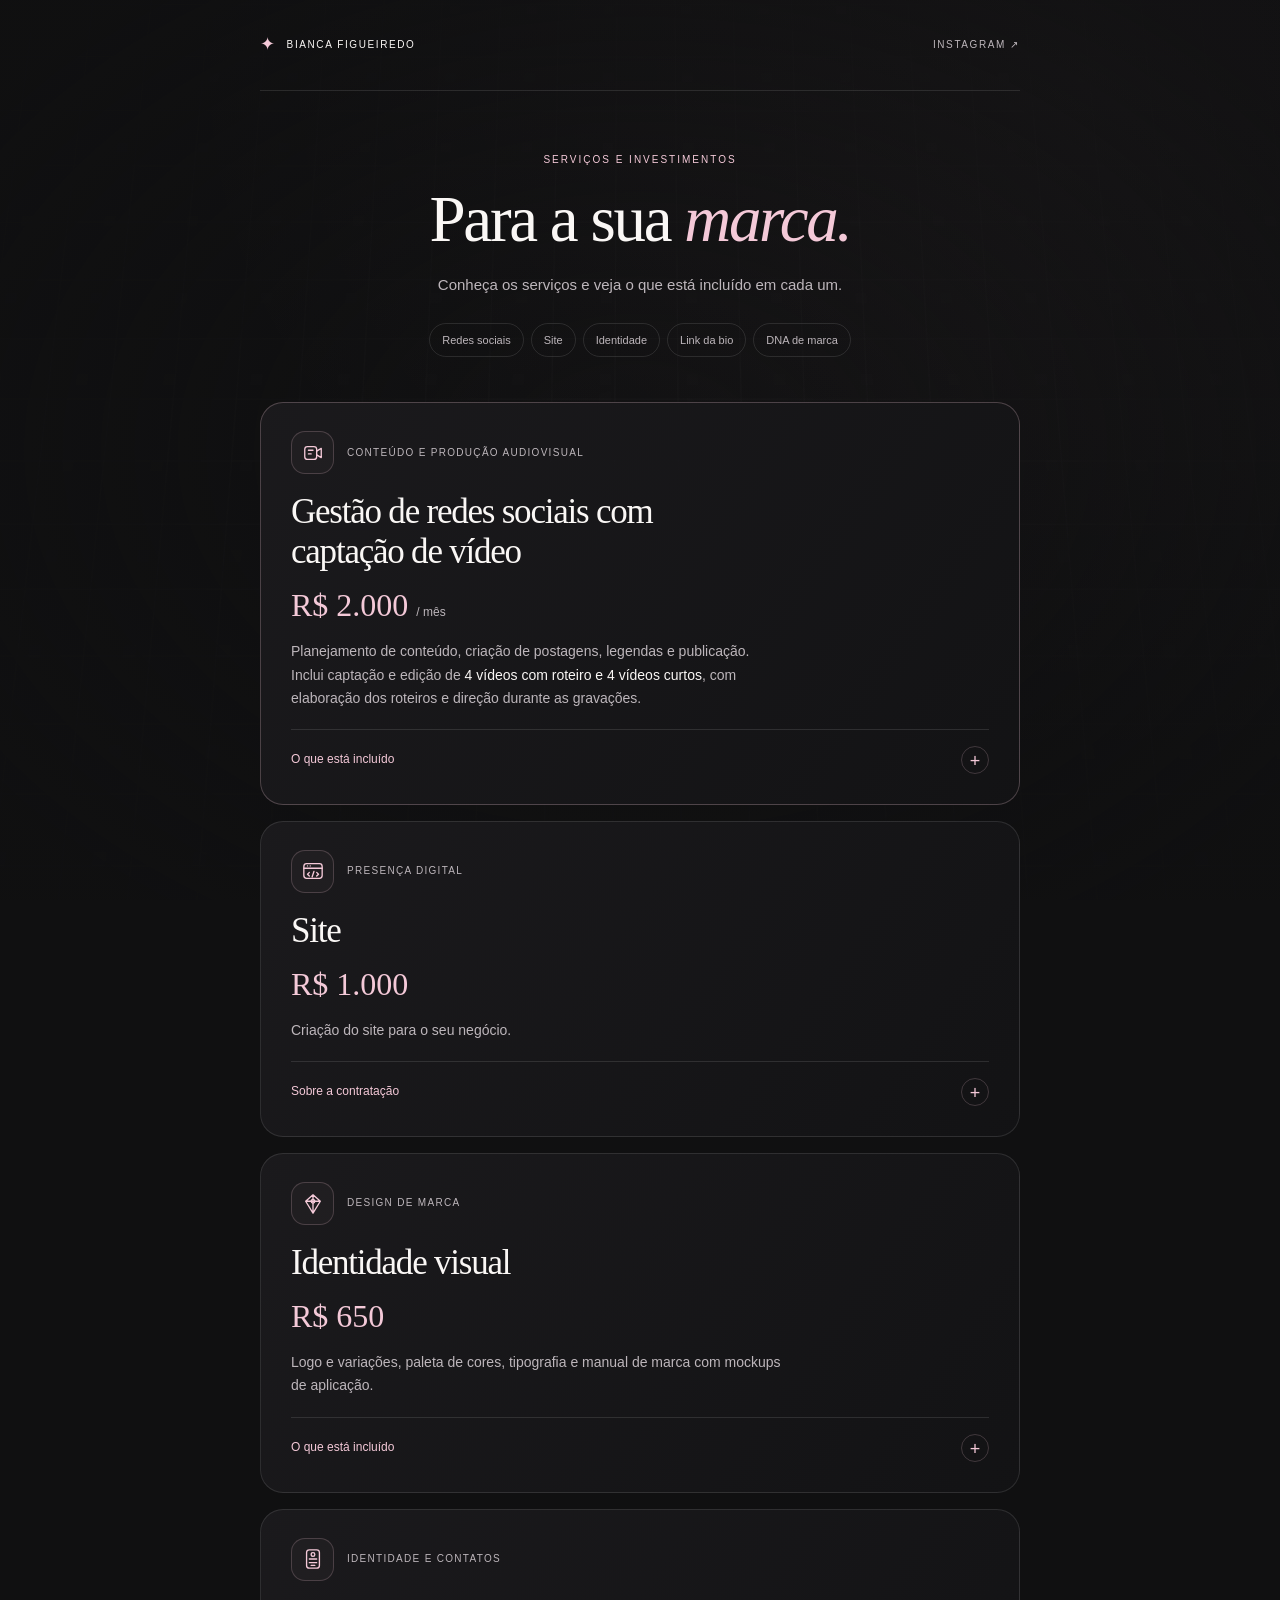
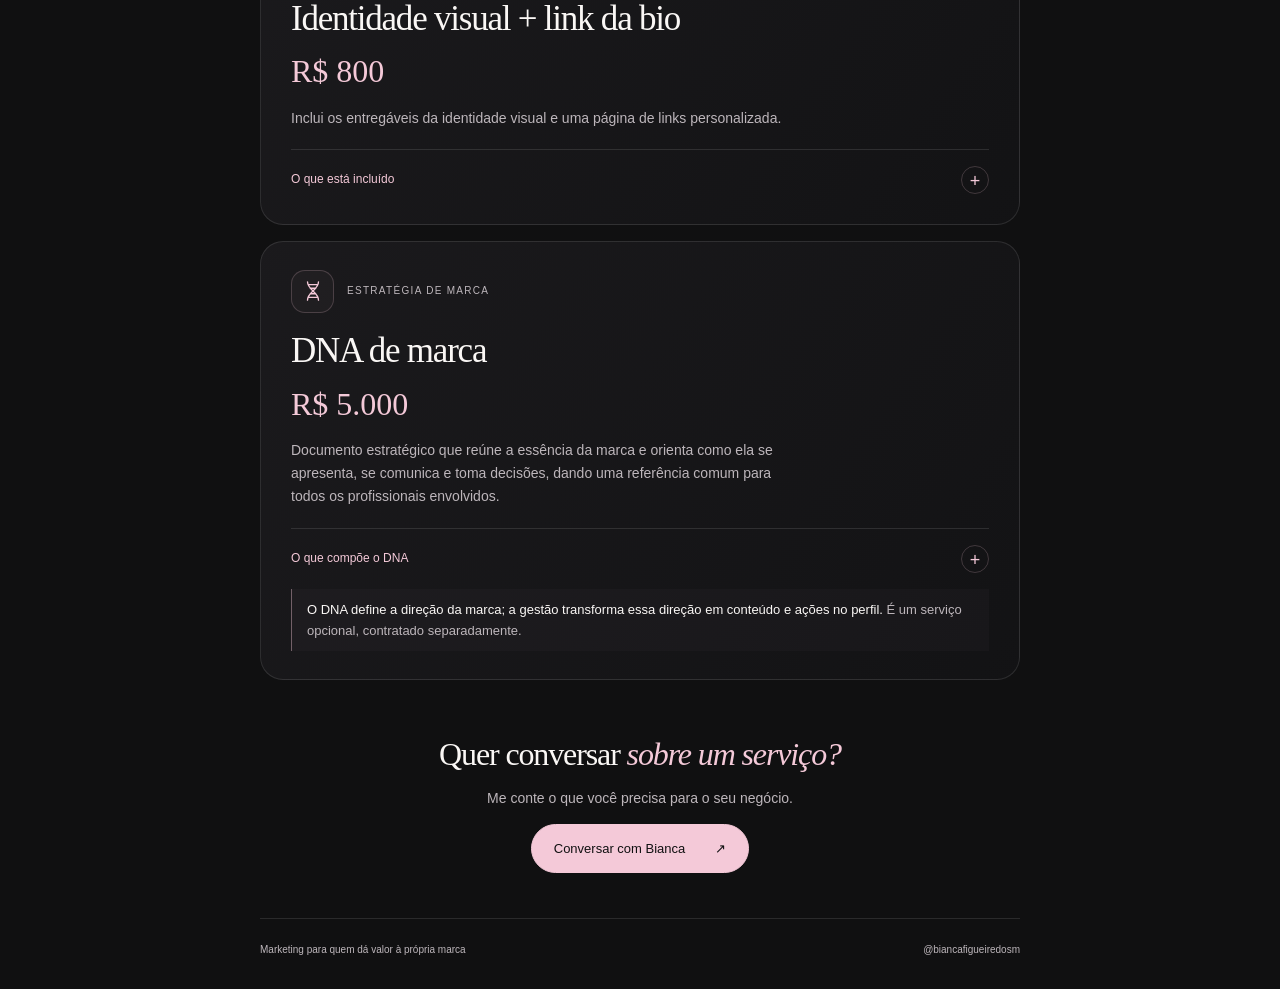
<file: guia-servicos/index.html>
<!doctype html>
<html lang="pt-BR">
<head>
<meta charset="utf-8"><meta name="viewport" content="width=device-width,initial-scale=1"><meta name="theme-color" content="#101011">
<meta name="description" content="Conheça os serviços de Bianca Figueiredo: gestão de redes sociais, site, identidade visual, link da bio e estratégia de marca.">
<title>Serviços | Bianca Figueiredo</title>
<style>
:root{--bg:#101011;--text:#faf7f5;--muted:#bdb6bb;--pink:#f4c9d8;--line:#ffffff1c}*{box-sizing:border-box}html{scroll-behavior:smooth;scroll-padding-top:24px}body{margin:0;background:var(--bg);color:var(--text);font:15px/1.65 Arial,sans-serif;isolation:isolate}a{color:inherit}button,summary,a{-webkit-tap-highlight-color:transparent}a:focus-visible,summary:focus-visible{outline:2px solid var(--pink);outline-offset:6px}::selection{background:var(--pink);color:var(--bg)}.backdrop{position:fixed;z-index:-2;inset:0;overflow:hidden;pointer-events:none;background:radial-gradient(ellipse at 85% 8%,#f4c9d80b,transparent 60%),#101011}.grid{position:absolute;inset:-15%;background-image:linear-gradient(#ffffff08 1px,transparent 1px),linear-gradient(90deg,#ffffff08 1px,transparent 1px);background-size:54px 54px;transform:perspective(1100px) rotateX(12deg) scale(1.18);mask-image:radial-gradient(ellipse at center,#0008,transparent 76%)}.grid.blur{filter:blur(3px);transform:perspective(700px) rotateX(12deg) scale(1.65);opacity:.6;animation:breathe 18s ease-in-out infinite alternate}.backdrop:after{content:'';position:absolute;inset:0;background:radial-gradient(ellipse at center,transparent,#101011aa 90%)}@keyframes breathe{to{transform:perspective(700px) rotateX(12deg) scale(1.9);opacity:.35}}.page{width:min(760px,calc(100% - 40px));margin:auto}.top{display:flex;align-items:center;justify-content:space-between;padding:30px 0;border-bottom:1px solid var(--line);font-size:10px;letter-spacing:.16em;text-transform:uppercase}.top a{text-decoration:none;color:var(--muted)}.brand{display:flex;align-items:center;gap:10px}.spark{color:var(--pink);font-size:18px}.intro{text-align:center;padding:55px 10px 30px}.eyebrow{font-size:10px;letter-spacing:.2em;text-transform:uppercase;color:var(--pink)}h1,h2{font-family:Georgia,'Times New Roman',serif;font-weight:400;letter-spacing:-.035em}h1{font-size:clamp(44px,7vw,65px);line-height:1.03;margin:16px 0 20px}em{font-weight:400;color:var(--pink)}.intro p{max-width:420px;color:var(--muted);margin:0 auto;font-size:15px}.jump{display:flex;justify-content:center;gap:7px;flex-wrap:wrap;margin:25px 0 0}.jump a{border:1px solid var(--line);border-radius:30px;padding:7px 12px;font-size:11px;color:var(--muted);text-decoration:none;transition:.2s}.jump a:hover{border-color:var(--pink);color:var(--pink)}.services{display:grid;gap:16px;padding:15px 0 30px}.service{position:relative;padding:28px 30px;border:1px solid var(--line);border-radius:23px;background:linear-gradient(125deg,#1c1b1ee8,#131315ed);transition:border-color .25s,box-shadow .25s;overflow:hidden}.service:hover,.service:focus-within{border-color:#f4c9d855;box-shadow:0 12px 40px #0003}.service.featured{border-color:#f4c9d840}.card-top{display:flex;align-items:center;gap:13px;margin-bottom:18px}.icon{width:43px;height:43px;flex:none;display:grid;place-items:center;border:1px solid #f4c9d833;background:#f4c9d807;border-radius:14px;color:var(--pink)}svg{width:22px;height:22px;fill:none;stroke:currentColor;stroke-width:1.45;stroke-linecap:round;stroke-linejoin:round}.tag{font-size:10px;color:var(--muted);text-transform:uppercase;letter-spacing:.13em}h2{font-size:clamp(27px,4.5vw,35px);line-height:1.14;margin:0 0 14px;max-width:25ch}.price{font-family:Georgia,serif;font-size:32px;color:var(--pink);line-height:1.2;margin-bottom:16px}.price small{font:12px Arial,sans-serif;color:var(--muted)}.description{color:var(--muted);margin:0 0 19px;font-size:14px;max-width:63ch}.description strong{color:var(--text);font-weight:400}details{border-top:1px solid var(--line);padding-top:14px}summary{list-style:none;cursor:pointer;display:flex;align-items:center;justify-content:space-between;color:var(--pink);font-size:12px;min-height:32px;gap:16px}summary::-webkit-details-marker{display:none}.toggle{width:28px;height:28px;border:1px solid #f4c9d833;border-radius:50%;display:grid;place-items:center;transition:.25s;font-size:18px;font-weight:300}details[open] .toggle{transform:rotate(45deg);background:var(--pink);color:var(--bg)}.content{padding-top:16px;animation:reveal .3s ease-out}@keyframes reveal{from{opacity:0;transform:translateY(5px)}to{opacity:1;transform:translateY(0)}}ul{padding:0;margin:0;list-style:none}li{position:relative;padding:8px 0 8px 19px;color:var(--muted);font-size:13px}li:before{content:'·';position:absolute;left:2px;color:var(--pink)}.note{margin:14px 0 0;border-left:1px solid #f4c9d866;padding:10px 15px;background:#f4c9d805;color:var(--muted);font-size:13px}.note strong{color:var(--text);font-weight:400}.contact{text-align:center;padding:26px 15px 45px}.contact h2{max-width:none;font-size:32px}.contact p{font-size:14px;color:var(--muted)}.button{display:inline-flex;align-items:center;gap:30px;text-decoration:none;background:var(--pink);color:var(--bg);padding:13px 22px;border:1px solid var(--pink);border-radius:40px;font-size:13px;transition:.2s}.button:hover{background:#fff0f5}.footer{border-top:1px solid var(--line);padding:23px 0 30px;display:flex;justify-content:space-between;gap:15px;font-size:10px;color:var(--muted)}.footer a{text-decoration:none}.progress{height:2px;position:fixed;left:0;top:0;z-index:10;background:var(--pink);width:0}@media(max-width:480px){.page{width:calc(100% - 32px)}.top{padding:22px 0;letter-spacing:.1em}.top>a{font-size:9px}.intro{padding:38px 0 23px}.intro p{font-size:14px;max-width:290px}.service{padding:23px 21px;border-radius:20px}.card-top{margin-bottom:15px}h2{font-size:29px}.jump{gap:6px}.jump a{padding:7px 10px}.price{font-size:30px}.footer{flex-direction:column;align-items:center;gap:6px}.contact{padding:25px 0 38px}}@media(prefers-reduced-motion:reduce){html{scroll-behavior:auto}*,*:before,*:after{animation:none!important;transition:none!important}}
</style>
</head>
<body>
<div class="progress" aria-hidden="true"></div><div class="backdrop" aria-hidden="true"><div class="grid"></div><div class="grid blur"></div></div>
<div class="page">
<header class="top"><span class="brand"><span class="spark" aria-hidden="true">✦</span> Bianca Figueiredo</span><a href="https://www.instagram.com/biancafigueiredosm/" target="_blank" rel="noopener">Instagram ↗</a></header>
<main>
<div class="intro"><span class="eyebrow">Serviços e investimentos</span><h1>Para a sua <em>marca.</em></h1><p>Conheça os serviços e veja o que está incluído em cada um.</p><nav class="jump" aria-label="Ir para um serviço"><a href="#gestao">Redes sociais</a><a href="#site">Site</a><a href="#identidade">Identidade</a><a href="#bio">Link da bio</a><a href="#dna">DNA de marca</a></nav></div>
<div class="services">
<article class="service featured" id="gestao"><div class="card-top"><span class="icon" aria-hidden="true"><svg viewBox="0 0 24 24"><rect x="3" y="5" width="13" height="14" rx="3"/><path d="m16 10 5-3v10l-5-3M7 9h5M7 13h3"/></svg></span><span class="tag">Conteúdo e produção audiovisual</span></div><h2>Gestão de redes sociais com captação de vídeo</h2><div class="price">R$ 2.000 <small>/ mês</small></div><p class="description">Planejamento de conteúdo, criação de postagens, legendas e publicação. Inclui captação e edição de <strong>4 vídeos com roteiro e 4 vídeos curtos</strong>, com elaboração dos roteiros e direção durante as gravações.</p><details><summary>O que está incluído <span class="toggle" aria-hidden="true">+</span></summary><div class="content"><ul><li>Planejamento de conteúdo;</li><li>Criação de postagens e legendas;</li><li>Publicação dos conteúdos;</li><li>Elaboração dos roteiros;</li><li>Captação e edição de 4 vídeos com roteiro;</li><li>Captação e edição de 4 vídeos curtos;</li><li>Direção durante as gravações.</li></ul></div></details></article>
<article class="service" id="site"><div class="card-top"><span class="icon" aria-hidden="true"><svg viewBox="0 0 24 24"><rect x="2" y="4" width="20" height="16" rx="3"/><path d="M2 9h20M6 6.5h.01M9 6.5h.01m-1 7-2 2 2 2m8-4 2 2-2 2m-3-5-2 6"/></svg></span><span class="tag">Presença digital</span></div><h2>Site</h2><div class="price">R$ 1.000</div><p class="description">Criação do site para o seu negócio.</p><details><summary>Sobre a contratação <span class="toggle" aria-hidden="true">+</span></summary><div class="content"><p class="note">Domínio e hospedagem são escolhidos e contratados separadamente pela cliente.</p></div></details></article>
<article class="service" id="identidade"><div class="card-top"><span class="icon" aria-hidden="true"><svg viewBox="0 0 24 24"><path d="m12 2 8 7-8 13L4 9zM4 9h16M12 2v20"/><circle cx="12" cy="9" r="2"/></svg></span><span class="tag">Design de marca</span></div><h2>Identidade visual</h2><div class="price">R$ 650</div><p class="description">Logo e variações, paleta de cores, tipografia e manual de marca com mockups de aplicação.</p><details><summary>O que está incluído <span class="toggle" aria-hidden="true">+</span></summary><div class="content"><ul><li>Logo e suas variações;</li><li>Paleta de cores;</li><li>Definição de tipografia;</li><li>Manual de marca;</li><li>Mockups de aplicação.</li></ul></div></details></article>
<article class="service" id="bio"><div class="card-top"><span class="icon" aria-hidden="true"><svg viewBox="0 0 24 24"><rect x="5" y="2" width="14" height="20" rx="3"/><circle cx="12" cy="7" r="2"/><path d="M8 12h8M8 16h8M10 19h4"/></svg></span><span class="tag">Identidade e contatos</span></div><h2>Identidade visual + link da bio</h2><div class="price">R$ 800</div><p class="description">Inclui os entregáveis da identidade visual e uma página de links personalizada.</p><details><summary>O que está incluído <span class="toggle" aria-hidden="true">+</span></summary><div class="content"><ul><li>Logo e suas variações;</li><li>Paleta de cores e tipografia;</li><li>Manual de marca com mockups de aplicação;</li><li>Página de links personalizada.</li></ul></div></details></article>
<article class="service" id="dna"><div class="card-top"><span class="icon" aria-hidden="true"><svg viewBox="0 0 24 24"><path d="M6 2c0 9 12 11 12 20M18 2c0 9-12 11-12 20M7 5h10M9 9h6M9 15h6M7 19h10"/></svg></span><span class="tag">Estratégia de marca</span></div><h2>DNA de marca</h2><div class="price">R$ 5.000</div><p class="description">Documento estratégico que reúne a essência da marca e orienta como ela se apresenta, se comunica e toma decisões, dando uma referência comum para todos os profissionais envolvidos.</p><details><summary>O que compõe o DNA <span class="toggle" aria-hidden="true">+</span></summary><div class="content"><ul><li>Essência e propósito da marca;</li><li>Públicos;</li><li>Posicionamento e diferenciais;</li><li>Personalidade e tom de voz;</li><li>Direcionamentos de comunicação.</li></ul></div></details><p class="note"><strong>O DNA define a direção da marca; a gestão transforma essa direção em conteúdo e ações no perfil.</strong> É um serviço opcional, contratado separadamente.</p></article>
</div>
<div class="contact"><h2>Quer conversar <em>sobre um serviço?</em></h2><p>Me conte o que você precisa para o seu negócio.</p><a class="button" href="https://www.instagram.com/biancafigueiredosm/" target="_blank" rel="noopener">Conversar com Bianca <span aria-hidden="true">↗</span></a></div>
</main><footer class="footer"><span>Marketing para quem dá valor à própria marca</span><a href="https://www.instagram.com/biancafigueiredosm/" target="_blank" rel="noopener">@biancafigueiredosm</a></footer>
</div>
<script>const bar=document.querySelector('.progress');function progress(){const height=document.documentElement.scrollHeight-innerHeight;bar.style.width=(height?scrollY/height*100:0)+'%'}addEventListener('scroll',progress,{passive:true});addEventListener('resize',progress);document.querySelectorAll('details').forEach(el=>el.addEventListener('toggle',progress));progress();</script>
</body></html>
</file>
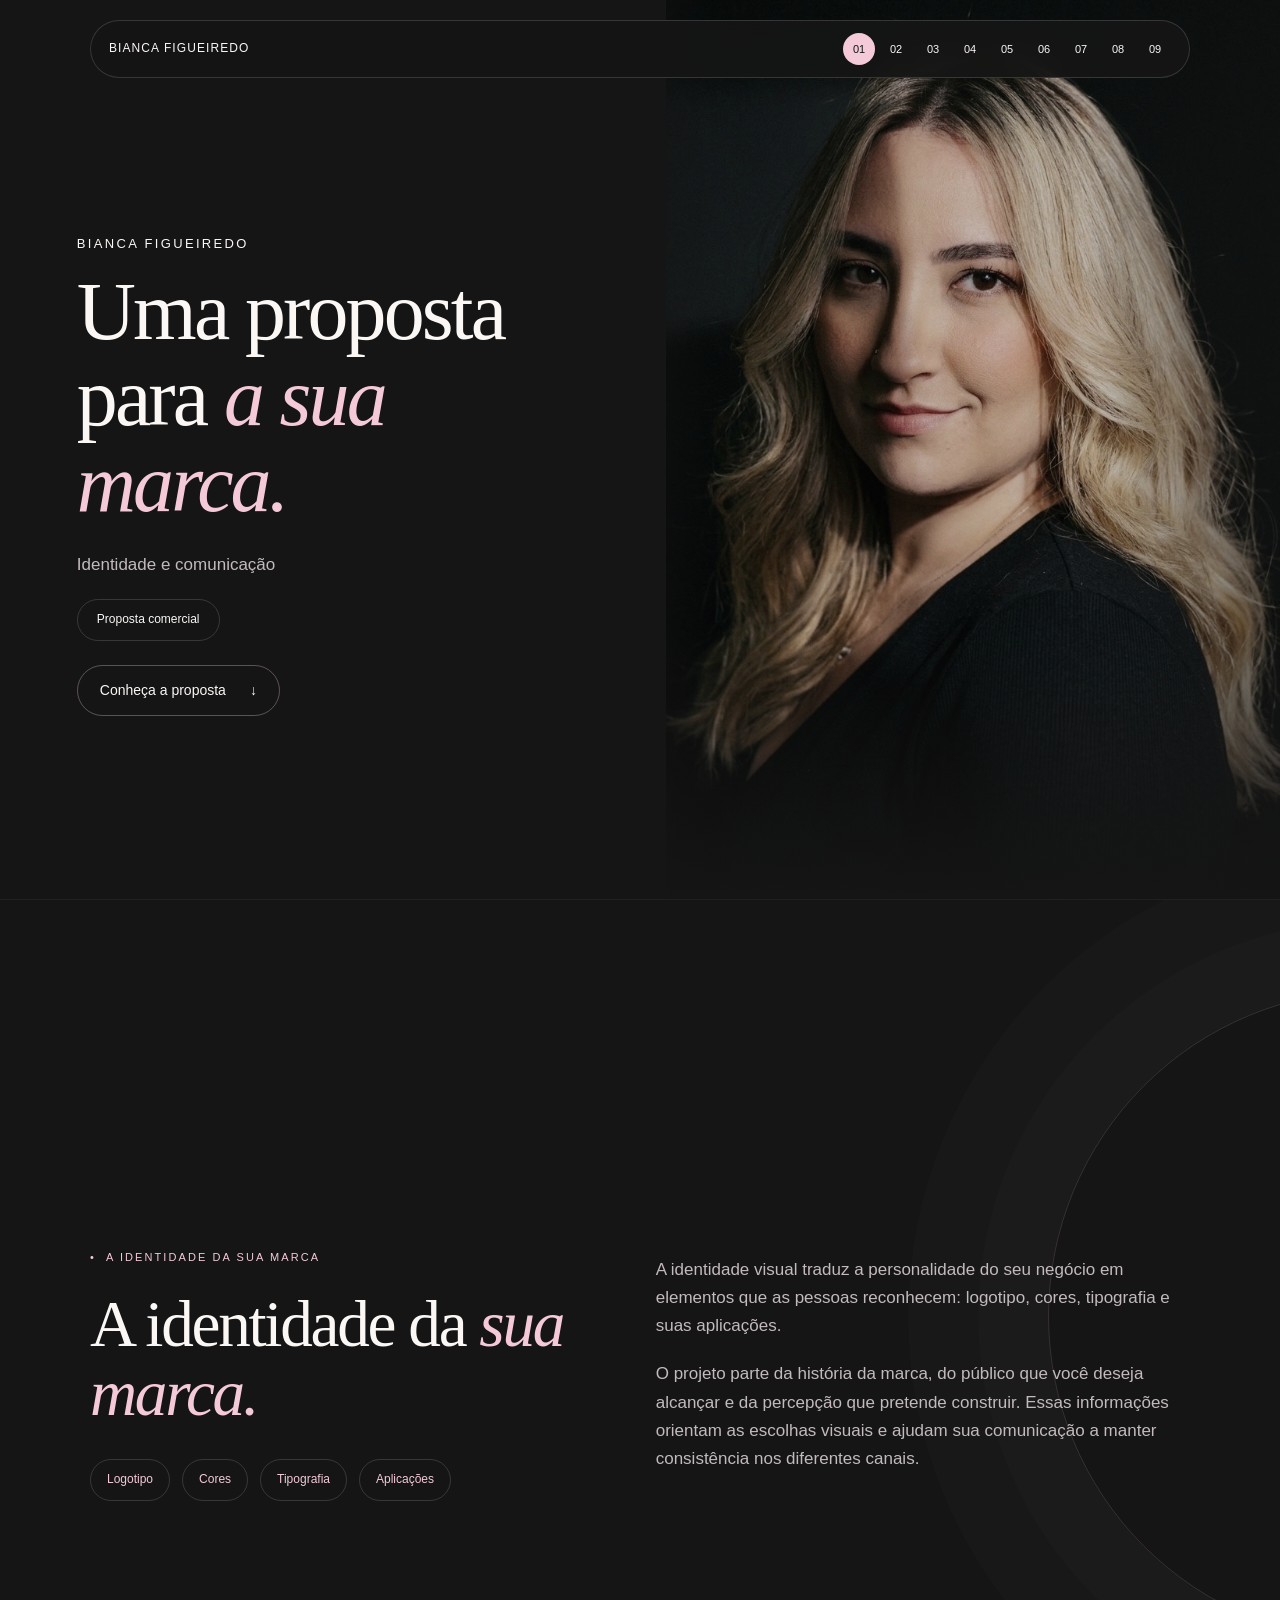
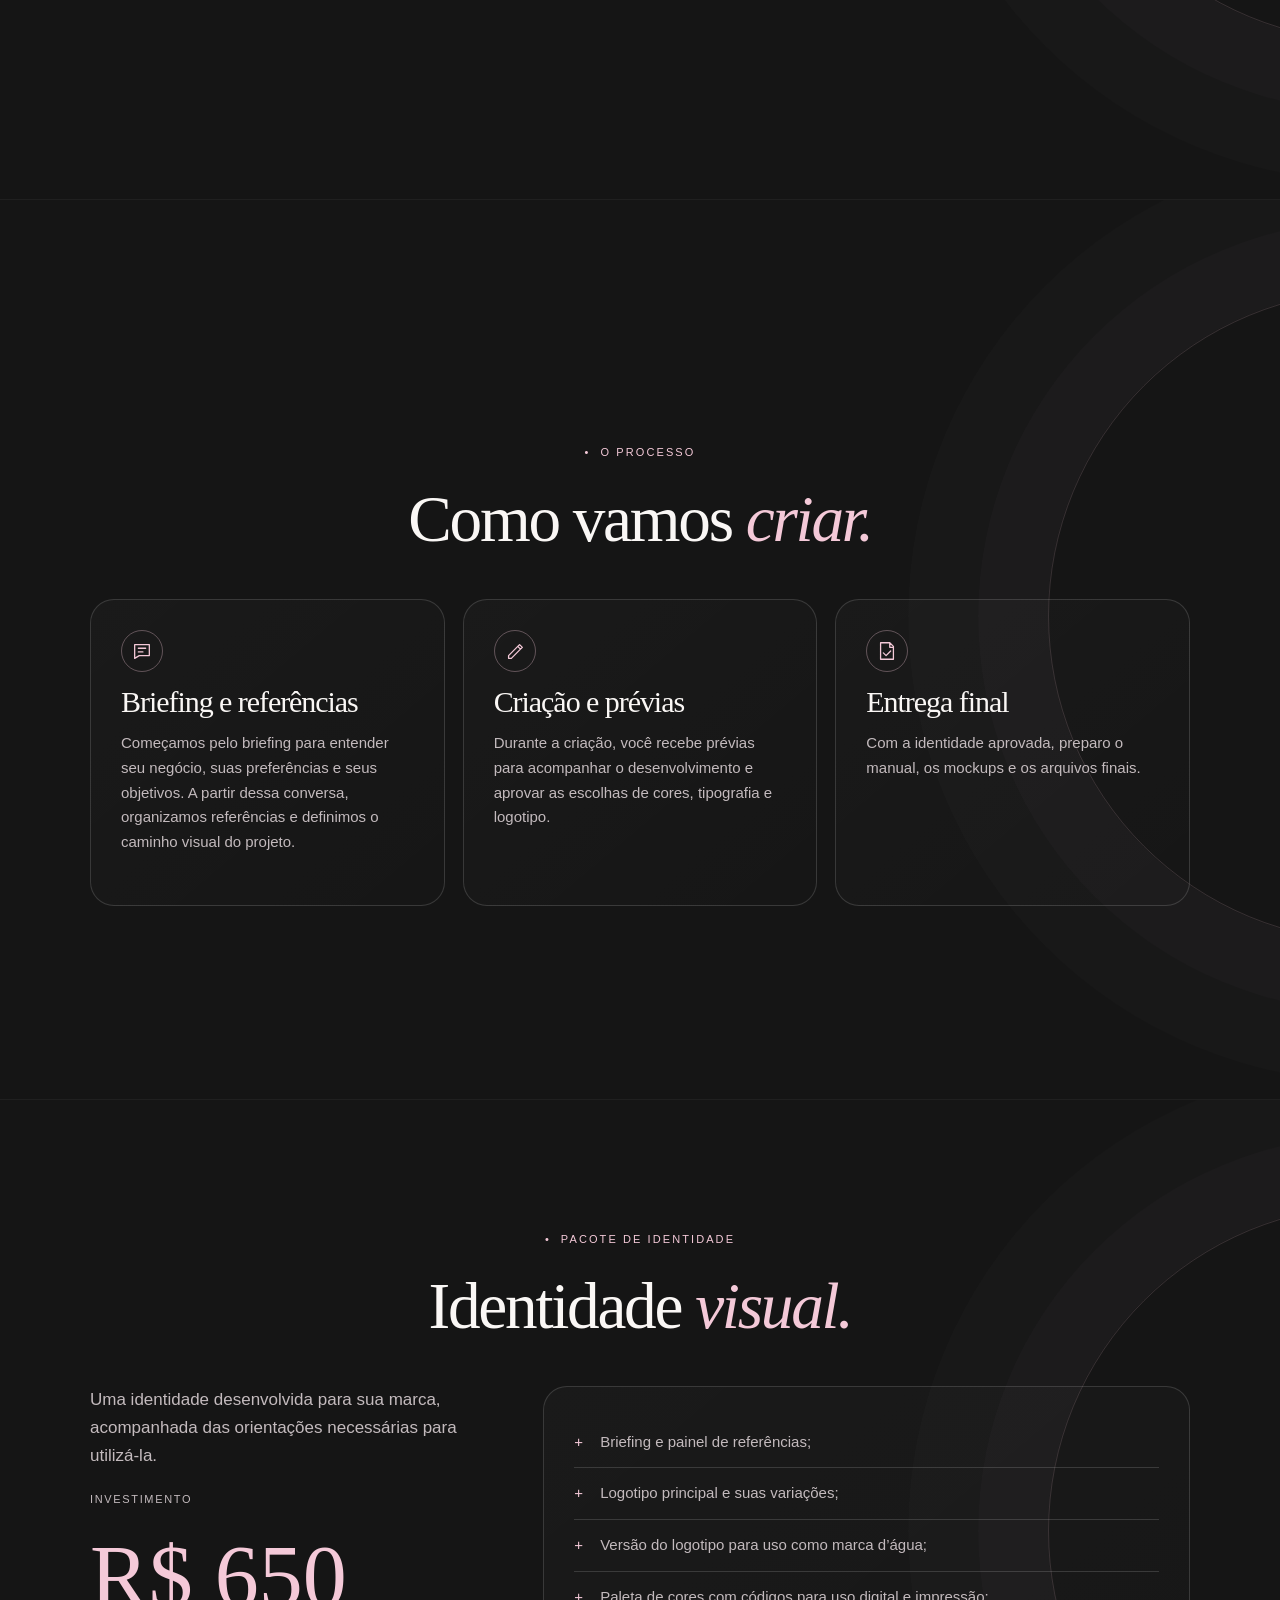
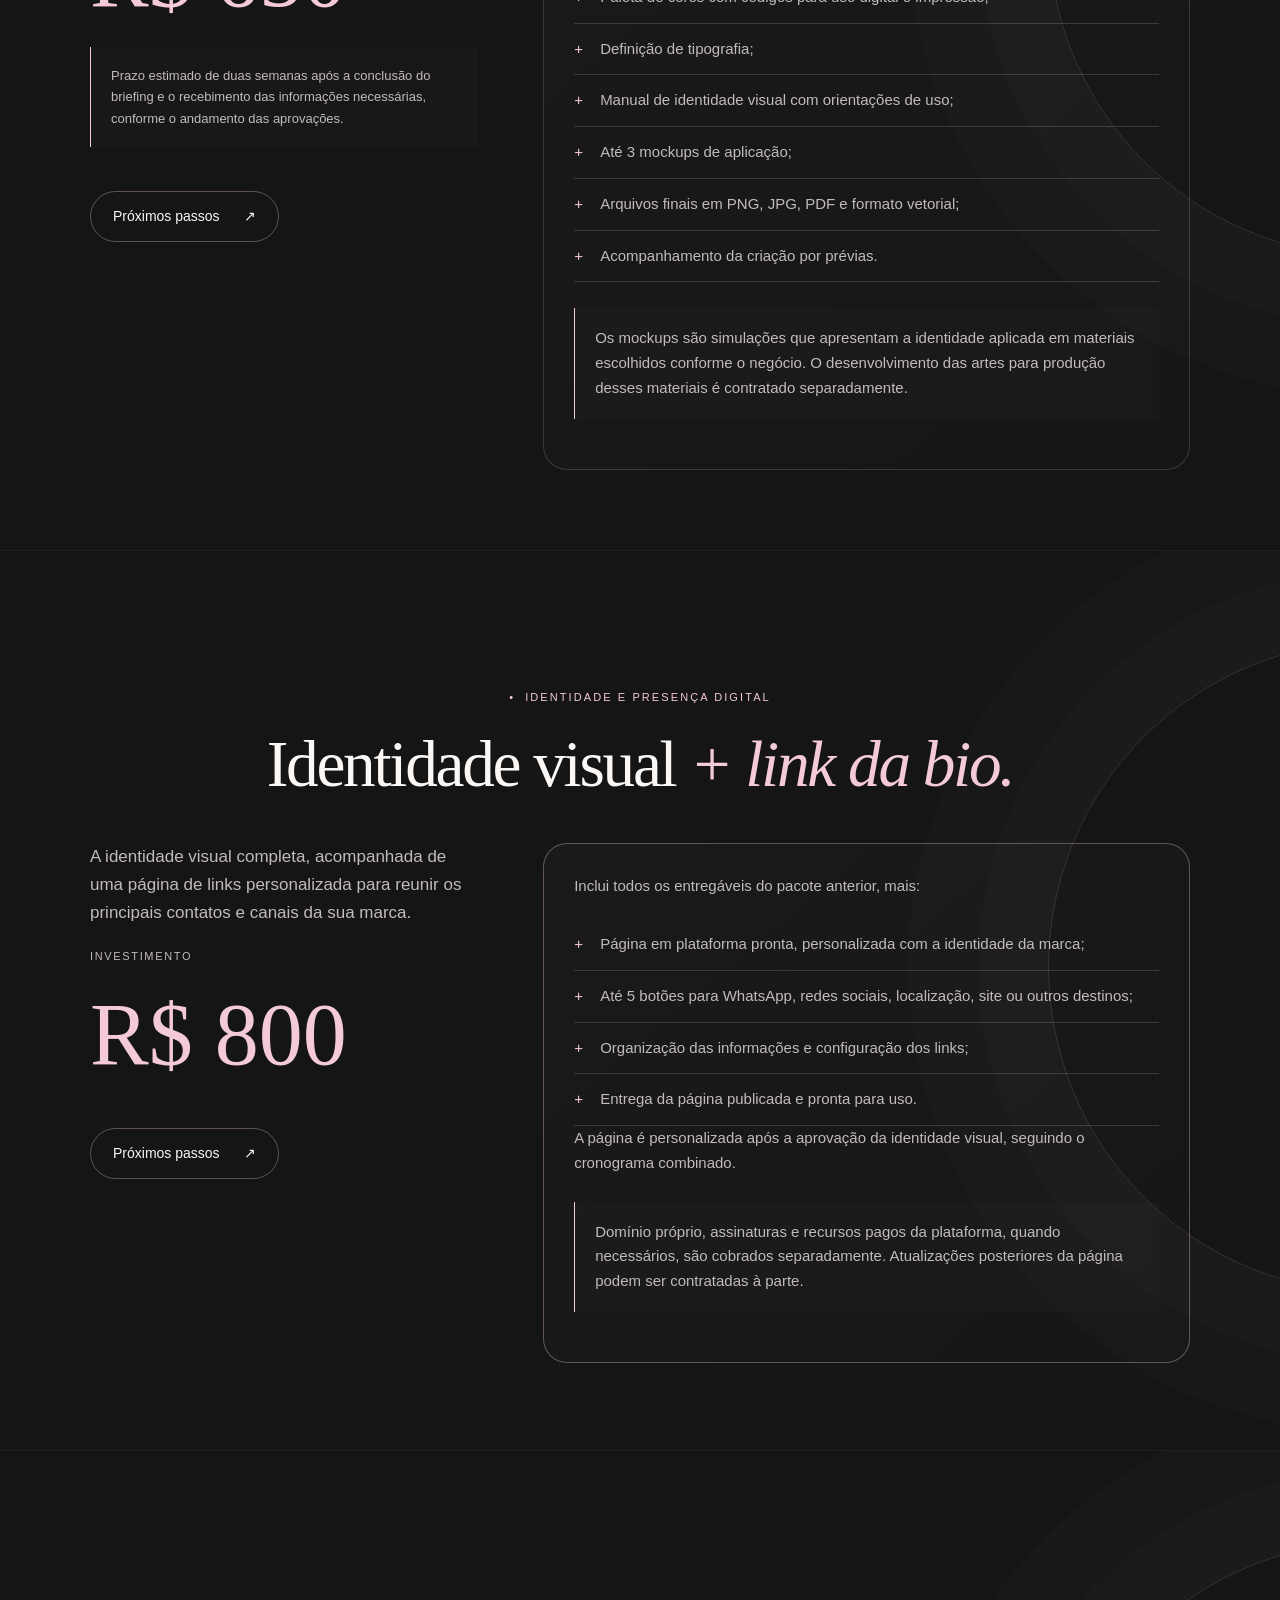
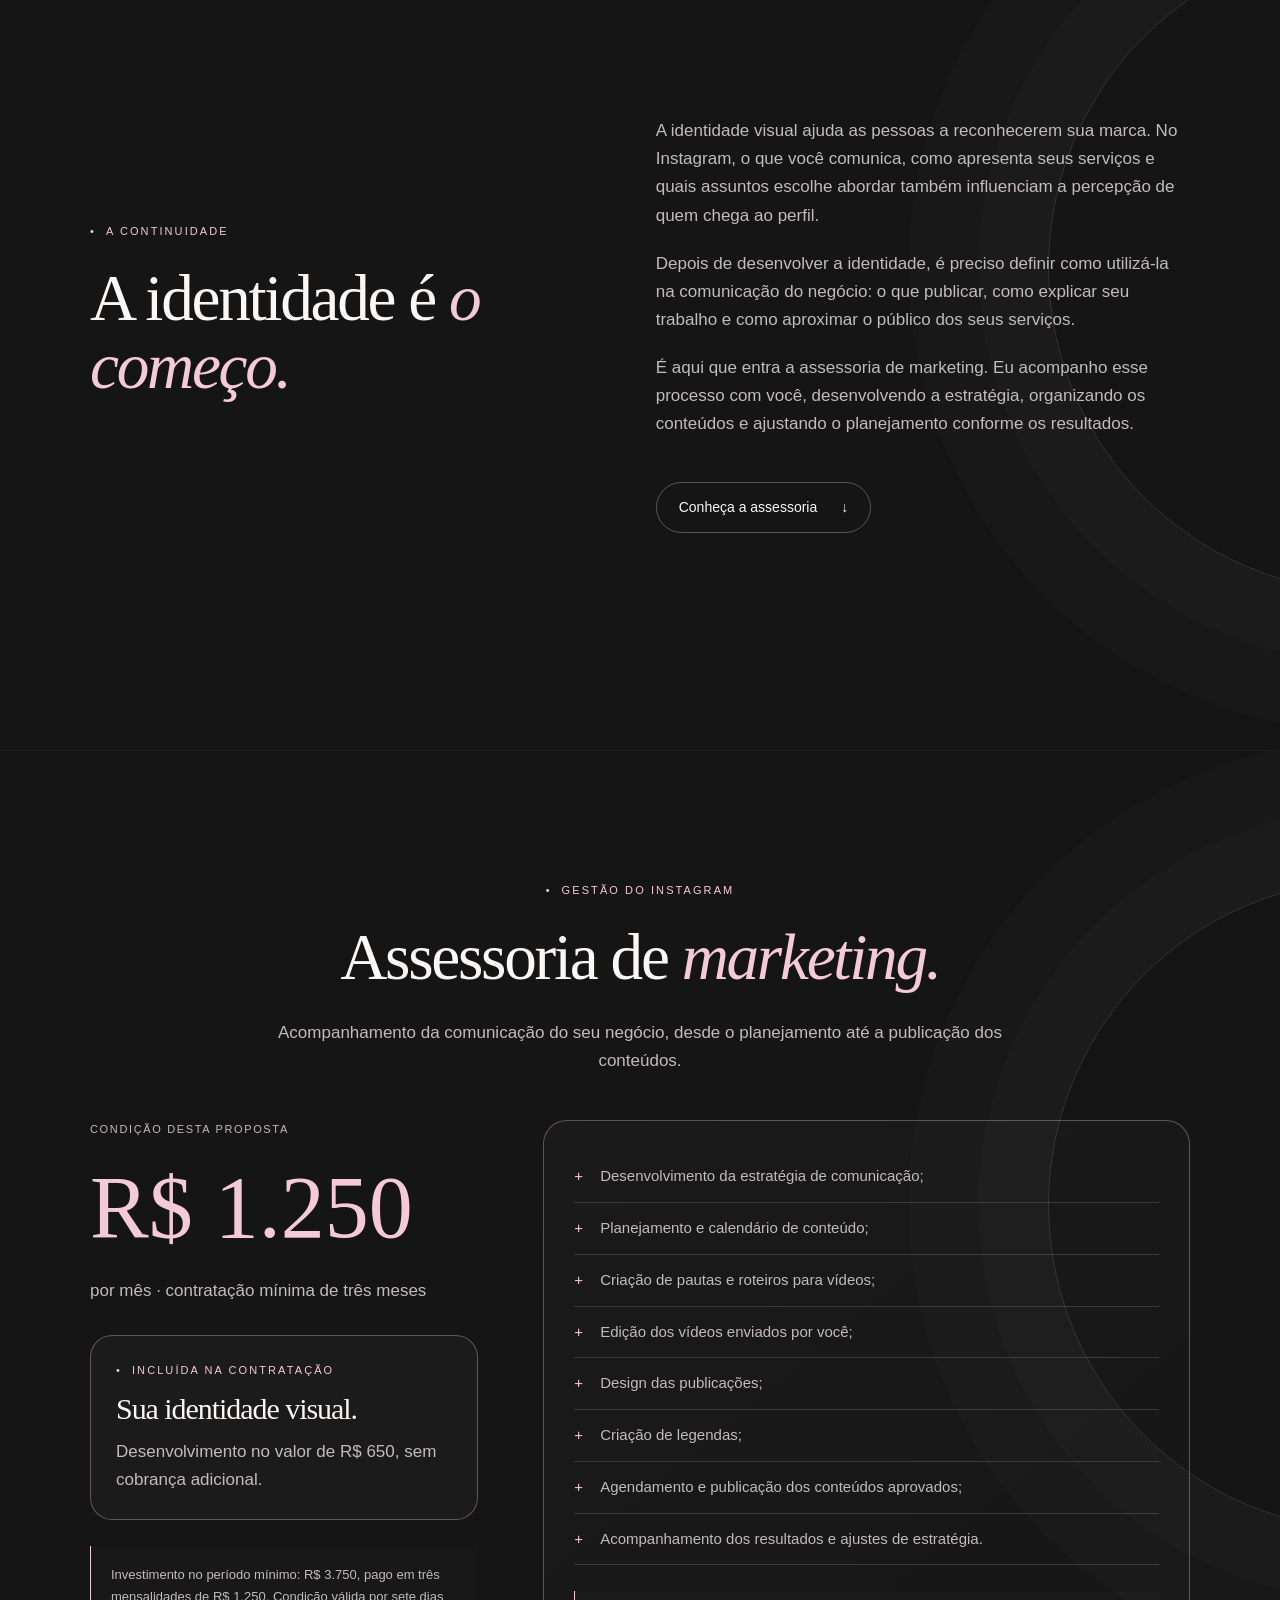
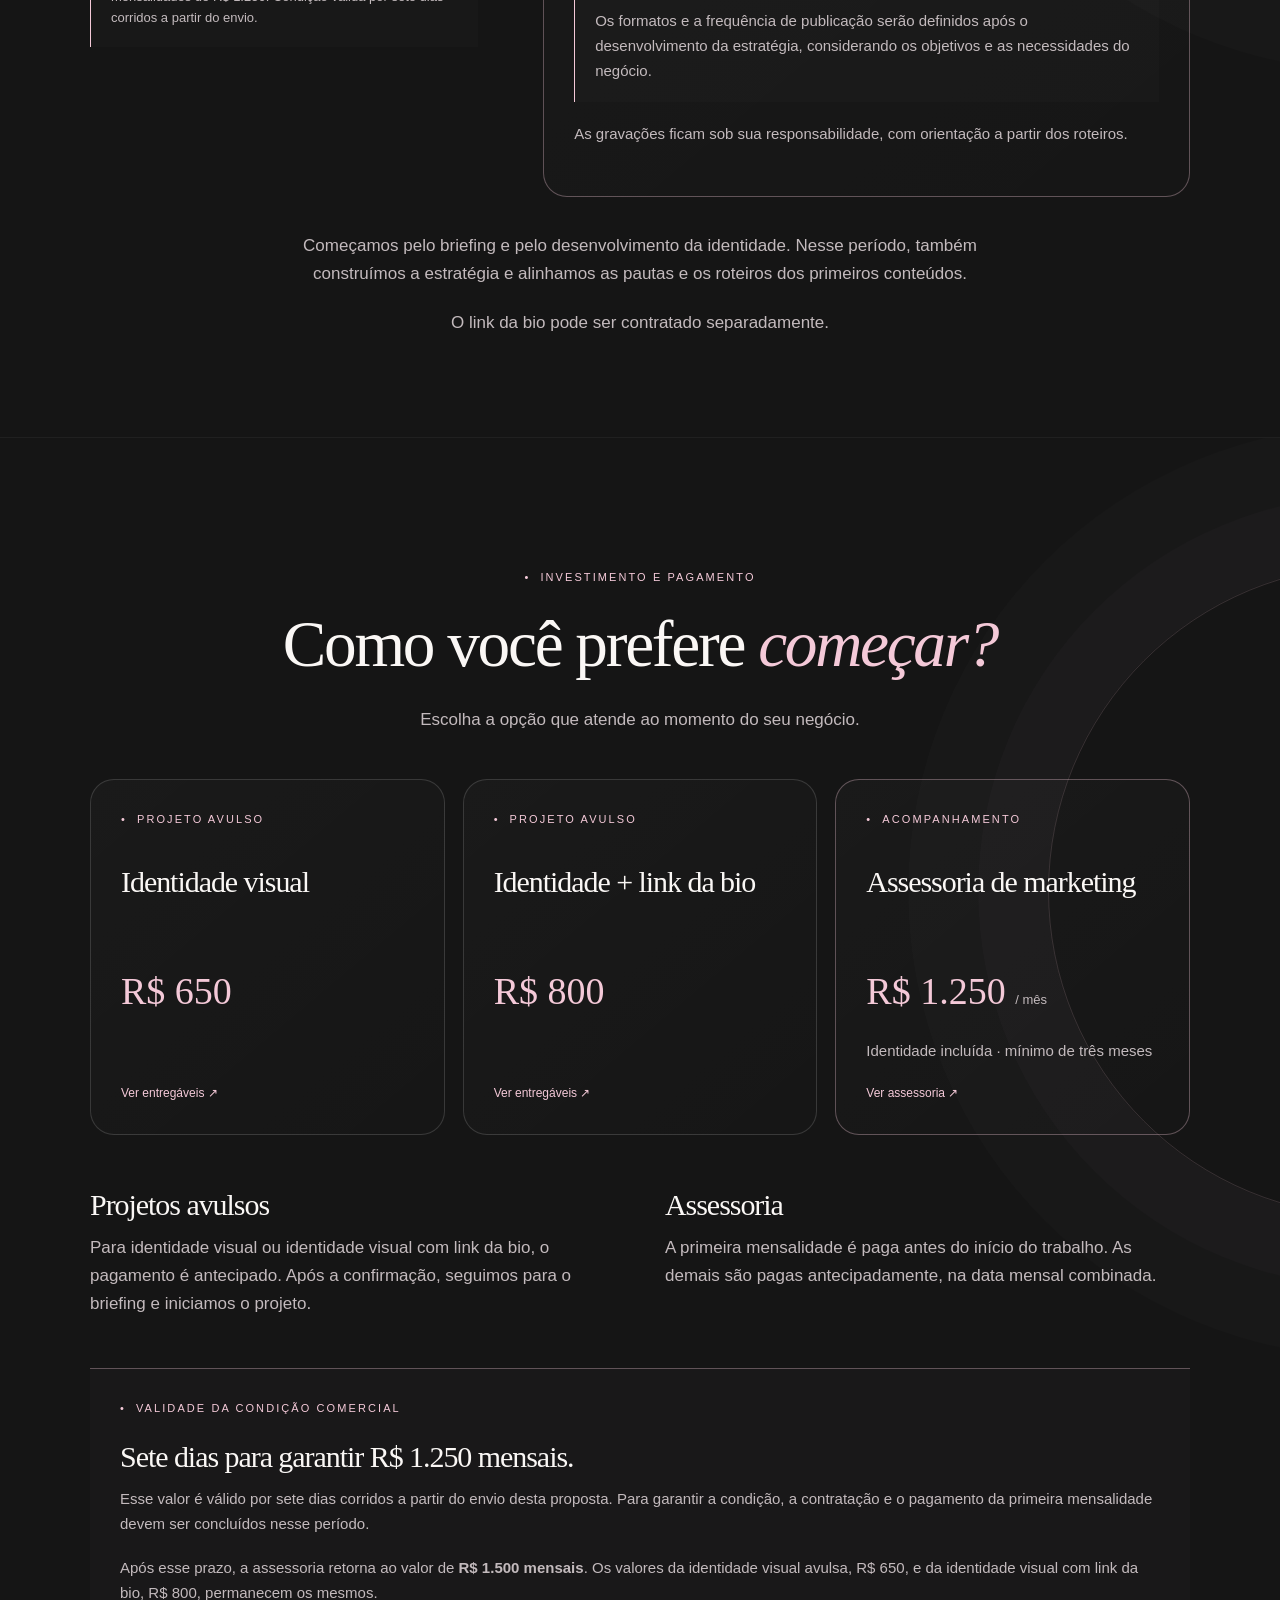
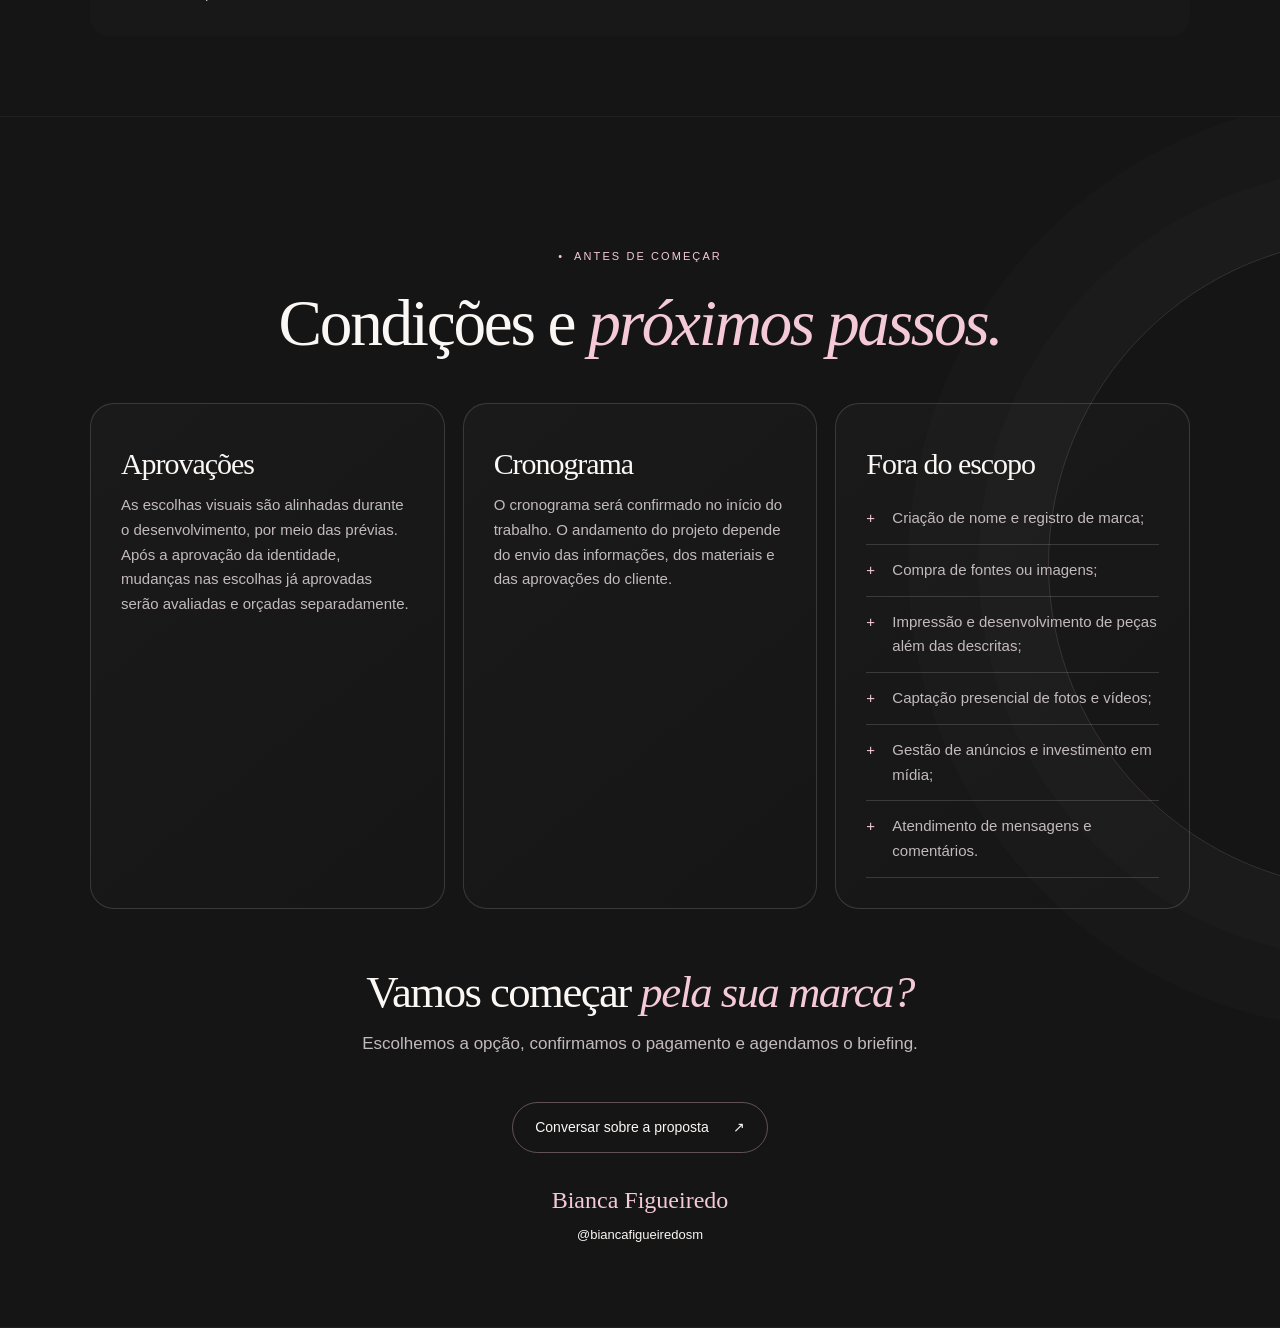
<file: proposta-marca/index.html>
<!doctype html>
<html lang="pt-BR">
<head>
<meta charset="utf-8"><meta name="viewport" content="width=device-width,initial-scale=1"><meta name="theme-color" content="#151515">
<title>Sua marca | Bianca Figueiredo</title>
<style>
:root{--coal:#151515;--pink:#f4c9d8;--white:#faf7f5;--muted:#c3babd;--line:#ffffff25}*{box-sizing:border-box}html{scroll-behavior:smooth;scroll-padding-top:90px}body{margin:0;background:var(--coal);color:var(--white);font-family:Arial,sans-serif;line-height:1.65}h1,h2,h3{font-family:Georgia,'Times New Roman',serif;font-weight:400;line-height:1.05;letter-spacing:-.035em}a{color:inherit}.progress{position:fixed;top:0;left:0;height:3px;background:var(--pink);z-index:20;width:0}.nav{position:fixed;z-index:10;top:20px;left:50%;transform:translateX(-50%);width:min(1100px,92%);display:flex;align-items:center;justify-content:space-between;gap:12px;padding:12px 18px;border:1px solid var(--line);border-radius:40px;background:#151515e8;backdrop-filter:blur(14px)}.brand{font-size:12px;letter-spacing:.09em}.nav nav{display:flex;gap:5px}.nav a{display:grid;place-items:center;width:32px;height:32px;border-radius:50%;font-size:11px;text-decoration:none;transition:.25s}.nav a:hover,.nav a.active{background:var(--pink);color:var(--coal)}a:focus-visible{outline:2px solid var(--pink);outline-offset:5px}.section{position:relative;min-height:100svh;padding:130px max(6vw,24px) 80px;border-bottom:1px solid #ffffff0c;display:grid;align-items:center;overflow:hidden;isolation:isolate}.section:before{content:'';position:absolute;z-index:-1;width:650px;height:650px;right:-420px;top:10%;border:1px solid #f4c9d826;border-radius:50%;box-shadow:0 0 0 70px #f4c9d804,0 0 0 140px #f4c9d803;pointer-events:none}.inner{width:min(1100px,100%);margin:auto}.eyebrow{font-size:11px;letter-spacing:.19em;text-transform:uppercase;color:var(--pink);margin-bottom:24px}.eyebrow:before{content:'•';margin-right:10px}h1{font-size:clamp(52px,7.7vw,104px);margin:14px 0 24px}h2{font-size:clamp(38px,5.1vw,68px);margin:0 0 28px}h3{font-size:30px;margin:14px 0}em{color:var(--pink);font-weight:400}p{color:var(--muted);font-size:17px;margin:0 0 20px}.hero{min-height:100svh}.hero-photo{position:absolute;right:0;top:0;width:48%;height:100%;object-fit:cover;object-position:center 25%;z-index:-2;filter:saturate(.72)}.hero:before{inset:0;width:100%;height:100%;border:0;border-radius:0;box-shadow:none;background:linear-gradient(90deg,#151515 0%,#151515 45%,#15151522 56%,#15151522 85%,#15151588),linear-gradient(0deg,#151515,transparent 30%)}.hero-copy{width:46%;margin-left:0}.hero .name{font-size:13px;letter-spacing:.18em;text-transform:uppercase}.pill{display:inline-block;border:1px solid var(--line);border-radius:40px;padding:10px 19px;font-size:12px}.split{display:grid;grid-template-columns:1fr 1.1fr;gap:80px;align-items:center}.body-copy p{max-width:600px}.tokens{display:flex;gap:12px;flex-wrap:wrap;margin-top:32px}.token{padding:10px 16px;border:1px solid var(--line);border-radius:30px;font-size:12px;color:var(--pink)}.heading{text-align:center;max-width:800px;margin:0 auto 45px}.steps{display:grid;grid-template-columns:repeat(3,1fr);gap:18px}.card{padding:30px;border:1px solid var(--line);border-radius:24px;background:linear-gradient(140deg,#ffffff06,#ffffff02);transition:border-color .3s,transform .3s}.card:hover{border-color:#f4c9d877;transform:translateY(-4px)}.icon{color:var(--pink);width:42px;height:42px;display:grid;place-items:center;border:1px solid #f4c9d855;border-radius:50%}.icon svg{width:22px;height:22px;stroke:currentColor;fill:none;stroke-width:1.4;stroke-linecap:round;stroke-linejoin:round}.card p{font-size:15px}.package-layout{display:grid;grid-template-columns:.75fr 1.25fr;gap:65px;align-items:start}.price{font-family:Georgia,serif;color:var(--pink);font-size:clamp(58px,7vw,88px);line-height:1;margin:25px 0}.price-label{font-size:11px;letter-spacing:.15em;text-transform:uppercase;color:var(--muted)}.deliverables{list-style:none;margin:0;padding:0}.deliverables li{padding:13px 0 13px 26px;border-bottom:1px solid var(--line);position:relative;color:var(--muted);font-size:15px}.deliverables li:before{content:'+';color:var(--pink);position:absolute;left:0}.note{font-size:13px;margin-top:26px;padding:18px 20px;border-left:1px solid var(--pink);background:#ffffff03}.cta{display:inline-flex;align-items:center;gap:24px;margin-top:24px;padding:13px 22px;border:1px solid #f4c9d855;border-radius:40px;text-decoration:none;font-size:14px;transition:.25s}.cta:hover{background:var(--pink);color:var(--coal)}.featured{border-color:#f4c9d855}.conditions{display:grid;grid-template-columns:repeat(3,1fr);gap:18px}.closing{text-align:center;max-width:780px;margin:60px auto 0}.closing h3{font-size:clamp(30px,3.5vw,46px)}.signature{margin-top:28px;font-family:Georgia,serif;font-size:24px;color:var(--pink)}.handle{font-size:13px;text-decoration:none}.reveal{opacity:0;transform:translateY(25px);transition:opacity .7s,transform .7s}.reveal.visible{opacity:1;transform:none}@media(max-width:760px){.nav{top:12px;padding:9px 12px}.brand{font-size:10px;max-width:115px}.nav a{width:27px;height:27px}.section{padding:110px 24px 60px;min-height:auto}.hero{padding-top:54vh;min-height:100svh}.hero-photo{width:100%;height:48vh;object-position:center 28%}.hero:before{background:linear-gradient(0deg,#151515 46%,transparent 65%)}.hero-copy{width:100%}h1{font-size:clamp(48px,13vw,72px)}.split,.package-layout{grid-template-columns:1fr;gap:28px}.steps,.conditions{grid-template-columns:1fr}.heading{text-align:center;margin-bottom:30px}p{font-size:16px}.card{padding:24px}.closing{margin-top:40px}.price{margin:15px 0}}@media(prefers-reduced-motion:reduce){html{scroll-behavior:auto}.reveal{opacity:1;transform:none;transition:none}.card{transition:none}}
.benefit{padding:25px;border:1px solid #f4c9d855;border-radius:22px;background:#f4c9d808;margin-top:30px}.benefit .eyebrow{display:block;margin:0}.benefit p{margin:0}.after-package{max-width:760px;margin:35px auto 0;text-align:center}.choices{display:grid;grid-template-columns:repeat(3,minmax(0,1fr));gap:18px}.choice{text-decoration:none;display:flex;flex-direction:column}.choice h3{min-height:64px}.choice-price{font-family:Georgia,serif;color:var(--pink);font-size:38px;margin:16px 0}.choice-price small{font:13px Arial,sans-serif;color:var(--muted)}.choice>span:last-child{margin-top:auto;font-size:12px;color:var(--pink)}.payment-grid{display:grid;grid-template-columns:1fr 1fr;gap:50px;margin-top:40px}.validity{margin-top:30px;padding:30px;border-top:1px solid #f4c9d855;background:#f4c9d805;border-radius:0 0 20px 20px}.validity p{font-size:15px}.validity p:last-child{margin:0}.nav nav{min-width:0;overflow-x:auto;scrollbar-width:none}.nav a{flex-shrink:0}.hero h1{font-size:clamp(45px,6.4vw,84px)}@media(max-width:760px){.nav{gap:6px}.nav .brand{display:none}.nav nav{width:100%;justify-content:space-between;gap:2px}.nav a{width:28px;height:28px}.choices,.payment-grid{grid-template-columns:1fr;gap:18px}.choice h3{min-height:0}.hero h1{font-size:clamp(45px,12vw,68px)}.validity{padding:24px}.section{scroll-margin-top:0}} </style>
</head>
<body>
<div class="progress" aria-hidden="true"></div>
<header class="nav"><div class="brand">BIANCA FIGUEIREDO</div><nav aria-label="Páginas da proposta"><a href="#inicio" aria-label="Página 1">01</a><a href="#marca" aria-label="Página 2">02</a><a href="#processo" aria-label="Página 3">03</a><a href="#identidade" aria-label="Página 4">04</a><a href="#bio" aria-label="Página 5">05</a><a href="#comunicacao" aria-label="Página 6">06</a><a href="#assessoria" aria-label="Página 7">07</a><a href="#escolha" aria-label="Página 8">08</a><a href="#condicoes" aria-label="Página 9">09</a></nav></header>
<main>
<section class="section hero" id="inicio"><img class="hero-photo" src="bianca.jpg" alt="Bianca Figueiredo"><div class="inner hero-copy reveal"><div class="name">Bianca Figueiredo</div><h1>Uma proposta para <em>a sua marca.</em></h1><p>Identidade e comunicação</p><span class="pill">Proposta comercial</span><div><a class="cta" href="#marca">Conheça a proposta <span aria-hidden="true">↓</span></a></div></div></section>
<section class="section" id="marca"><div class="inner split reveal"><div><div class="eyebrow">A identidade da sua marca</div><h2>A identidade da <em>sua marca.</em></h2><div class="tokens"><span class="token">Logotipo</span><span class="token">Cores</span><span class="token">Tipografia</span><span class="token">Aplicações</span></div></div><div class="body-copy"><p>A identidade visual traduz a personalidade do seu negócio em elementos que as pessoas reconhecem: logotipo, cores, tipografia e suas aplicações.</p><p>O projeto parte da história da marca, do público que você deseja alcançar e da percepção que pretende construir. Essas informações orientam as escolhas visuais e ajudam sua comunicação a manter consistência nos diferentes canais.</p></div></div></section>
<section class="section" id="processo"><div class="inner reveal"><div class="heading"><div class="eyebrow">O processo</div><h2>Como vamos <em>criar.</em></h2></div><div class="steps"><article class="card"><div class="icon" aria-hidden="true"><svg viewBox="0 0 24 24"><path d="M4 5h16v12H9l-5 3z"/><path d="M8 9h8M8 13h5"/></svg></div><h3>Briefing e referências</h3><p>Começamos pelo briefing para entender seu negócio, suas preferências e seus objetivos. A partir dessa conversa, organizamos referências e definimos o caminho visual do projeto.</p></article><article class="card"><div class="icon" aria-hidden="true"><svg viewBox="0 0 24 24"><path d="m5 17 10-10 3 3-10 10H5zM15 7l2-2 3 3-2 2"/></svg></div><h3>Criação e prévias</h3><p>Durante a criação, você recebe prévias para acompanhar o desenvolvimento e aprovar as escolhas de cores, tipografia e logotipo.</p></article><article class="card"><div class="icon" aria-hidden="true"><svg viewBox="0 0 24 24"><path d="M5 3h10l4 4v14H5zM15 3v5h4M8 14l3 3 5-5"/></svg></div><h3>Entrega final</h3><p>Com a identidade aprovada, preparo o manual, os mockups e os arquivos finais.</p></article></div></div></section>
<section class="section" id="identidade"><div class="inner reveal"><div class="heading"><div class="eyebrow">Pacote de identidade</div><h2>Identidade <em>visual.</em></h2></div><div class="package-layout"><div><p>Uma identidade desenvolvida para sua marca, acompanhada das orientações necessárias para utilizá-la.</p><div class="price-label">Investimento</div><div class="price">R$ 650</div><p class="note">Prazo estimado de duas semanas após a conclusão do briefing e o recebimento das informações necessárias, conforme o andamento das aprovações.</p><a class="cta" href="#condicoes">Próximos passos <span aria-hidden="true">↗</span></a></div><article class="card"><ul class="deliverables"><li>Briefing e painel de referências;</li><li>Logotipo principal e suas variações;</li><li>Versão do logotipo para uso como marca d’água;</li><li>Paleta de cores com códigos para uso digital e impressão;</li><li>Definição de tipografia;</li><li>Manual de identidade visual com orientações de uso;</li><li>Até 3 mockups de aplicação;</li><li>Arquivos finais em PNG, JPG, PDF e formato vetorial;</li><li>Acompanhamento da criação por prévias.</li></ul><p class="note">Os mockups são simulações que apresentam a identidade aplicada em materiais escolhidos conforme o negócio. O desenvolvimento das artes para produção desses materiais é contratado separadamente.</p></article></div></div></section>
<section class="section" id="bio"><div class="inner reveal"><div class="heading"><div class="eyebrow">Identidade e presença digital</div><h2>Identidade visual <em>+ link da bio.</em></h2></div><div class="package-layout"><div><p>A identidade visual completa, acompanhada de uma página de links personalizada para reunir os principais contatos e canais da sua marca.</p><div class="price-label">Investimento</div><div class="price">R$ 800</div><a class="cta" href="#condicoes">Próximos passos <span aria-hidden="true">↗</span></a></div><article class="card featured"><p>Inclui todos os entregáveis do pacote anterior, mais:</p><ul class="deliverables"><li>Página em plataforma pronta, personalizada com a identidade da marca;</li><li>Até 5 botões para WhatsApp, redes sociais, localização, site ou outros destinos;</li><li>Organização das informações e configuração dos links;</li><li>Entrega da página publicada e pronta para uso.</li></ul><p>A página é personalizada após a aprovação da identidade visual, seguindo o cronograma combinado.</p><p class="note">Domínio próprio, assinaturas e recursos pagos da plataforma, quando necessários, são cobrados separadamente. Atualizações posteriores da página podem ser contratadas à parte.</p></article></div></div></section>

<section class="section" id="comunicacao"><div class="inner split reveal"><div><div class="eyebrow">A continuidade</div><h2>A identidade é <em>o começo.</em></h2></div><div class="body-copy"><p>A identidade visual ajuda as pessoas a reconhecerem sua marca. No Instagram, o que você comunica, como apresenta seus serviços e quais assuntos escolhe abordar também influenciam a percepção de quem chega ao perfil.</p><p>Depois de desenvolver a identidade, é preciso definir como utilizá-la na comunicação do negócio: o que publicar, como explicar seu trabalho e como aproximar o público dos seus serviços.</p><p>É aqui que entra a assessoria de marketing. Eu acompanho esse processo com você, desenvolvendo a estratégia, organizando os conteúdos e ajustando o planejamento conforme os resultados.</p><a class="cta" href="#assessoria">Conheça a assessoria <span aria-hidden="true">↓</span></a></div></div></section>
<section class="section" id="assessoria"><div class="inner reveal"><div class="heading"><div class="eyebrow">Gestão do Instagram</div><h2>Assessoria de <em>marketing.</em></h2><p>Acompanhamento da comunicação do seu negócio, desde o planejamento até a publicação dos conteúdos.</p></div><div class="package-layout"><div><div class="price-label">Condição desta proposta</div><div class="price">R$ 1.250</div><p>por mês · contratação mínima de três meses</p><div class="benefit"><span class="eyebrow">Incluída na contratação</span><h3>Sua identidade visual.</h3><p>Desenvolvimento no valor de R$ 650, sem cobrança adicional.</p></div><p class="note">Investimento no período mínimo: R$ 3.750, pago em três mensalidades de R$ 1.250. Condição válida por sete dias corridos a partir do envio.</p></div><article class="card featured"><ul class="deliverables"><li>Desenvolvimento da estratégia de comunicação;</li><li>Planejamento e calendário de conteúdo;</li><li>Criação de pautas e roteiros para vídeos;</li><li>Edição dos vídeos enviados por você;</li><li>Design das publicações;</li><li>Criação de legendas;</li><li>Agendamento e publicação dos conteúdos aprovados;</li><li>Acompanhamento dos resultados e ajustes de estratégia.</li></ul><p class="note">Os formatos e a frequência de publicação serão definidos após o desenvolvimento da estratégia, considerando os objetivos e as necessidades do negócio.</p><p>As gravações ficam sob sua responsabilidade, com orientação a partir dos roteiros.</p></article></div><div class="after-package"><p>Começamos pelo briefing e pelo desenvolvimento da identidade. Nesse período, também construímos a estratégia e alinhamos as pautas e os roteiros dos primeiros conteúdos.</p><p>O link da bio pode ser contratado separadamente.</p></div></div></section>
<section class="section" id="escolha"><div class="inner reveal"><div class="heading"><div class="eyebrow">Investimento e pagamento</div><h2>Como você prefere <em>começar?</em></h2><p>Escolha a opção que atende ao momento do seu negócio.</p></div><div class="choices"><a class="card choice" href="#identidade"><span class="eyebrow">Projeto avulso</span><h3>Identidade visual</h3><div class="choice-price">R$ 650</div><span>Ver entregáveis ↗</span></a><a class="card choice" href="#bio"><span class="eyebrow">Projeto avulso</span><h3>Identidade + link da bio</h3><div class="choice-price">R$ 800</div><span>Ver entregáveis ↗</span></a><a class="card choice featured" href="#assessoria"><span class="eyebrow">Acompanhamento</span><h3>Assessoria de marketing</h3><div class="choice-price">R$ 1.250 <small>/ mês</small></div><p>Identidade incluída · mínimo de três meses</p><span>Ver assessoria ↗</span></a></div><div class="payment-grid"><article><h3>Projetos avulsos</h3><p>Para identidade visual ou identidade visual com link da bio, o pagamento é antecipado. Após a confirmação, seguimos para o briefing e iniciamos o projeto.</p></article><article><h3>Assessoria</h3><p>A primeira mensalidade é paga antes do início do trabalho. As demais são pagas antecipadamente, na data mensal combinada.</p></article></div><aside class="validity"><div class="eyebrow">Validade da condição comercial</div><h3>Sete dias para garantir R$ 1.250 mensais.</h3><p>Esse valor é válido por sete dias corridos a partir do envio desta proposta. Para garantir a condição, a contratação e o pagamento da primeira mensalidade devem ser concluídos nesse período.</p><p>Após esse prazo, a assessoria retorna ao valor de <strong>R$ 1.500 mensais</strong>. Os valores da identidade visual avulsa, R$ 650, e da identidade visual com link da bio, R$ 800, permanecem os mesmos.</p></aside></div></section>
<section class="section" id="condicoes"><div class="inner reveal"><div class="heading"><div class="eyebrow">Antes de começar</div><h2>Condições e <em>próximos passos.</em></h2></div><div class="conditions"><article class="card"><h3>Aprovações</h3><p>As escolhas visuais são alinhadas durante o desenvolvimento, por meio das prévias. Após a aprovação da identidade, mudanças nas escolhas já aprovadas serão avaliadas e orçadas separadamente.</p></article><article class="card"><h3>Cronograma</h3><p>O cronograma será confirmado no início do trabalho. O andamento do projeto depende do envio das informações, dos materiais e das aprovações do cliente.</p></article><article class="card"><h3>Fora do escopo</h3><ul class="deliverables"><li>Criação de nome e registro de marca;</li><li>Compra de fontes ou imagens;</li><li>Impressão e desenvolvimento de peças além das descritas;</li><li>Captação presencial de fotos e vídeos;</li><li>Gestão de anúncios e investimento em mídia;</li><li>Atendimento de mensagens e comentários.</li></ul></article></div><div class="closing"><h3>Vamos começar <em>pela sua marca?</em></h3><p>Escolhemos a opção, confirmamos o pagamento e agendamos o briefing.</p><a class="cta" href="https://www.instagram.com/biancafigueiredosm/" target="_blank" rel="noopener">Conversar sobre a proposta <span aria-hidden="true">↗</span></a><div class="signature">Bianca Figueiredo</div><a class="handle" href="https://www.instagram.com/biancafigueiredosm/" target="_blank" rel="noopener">@biancafigueiredosm</a></div></div></section>
</main>
<script>
const sections=[...document.querySelectorAll('main>section')],links=[...document.querySelectorAll('.nav a')];function update(){const max=document.documentElement.scrollHeight-innerHeight;document.querySelector('.progress').style.width=(max?scrollY/max*100:0)+'%';let current=sections[0];sections.forEach(s=>{if(s.getBoundingClientRect().top<=innerHeight*.45)current=s});links.forEach(a=>{const active=a.hash==='#'+current.id;a.classList.toggle('active',active);if(active)a.setAttribute('aria-current','location');else a.removeAttribute('aria-current')})}addEventListener('scroll',update,{passive:true});update();const observer=new IntersectionObserver(entries=>entries.forEach(e=>{if(e.isIntersecting)e.target.classList.add('visible')}),{threshold:.08});document.querySelectorAll('.reveal').forEach(el=>observer.observe(el));addEventListener('keydown',e=>{if(e.target.closest('a,button,input,textarea'))return;if(['ArrowRight','ArrowLeft'].includes(e.key)){e.preventDefault();const index=links.findIndex(a=>a.classList.contains('active'));sections[Math.max(0,Math.min(sections.length-1,index+(e.key==='ArrowRight'?1:-1)))].scrollIntoView({behavior:'smooth'})}});
</script>
</body>
</html>
</file>
